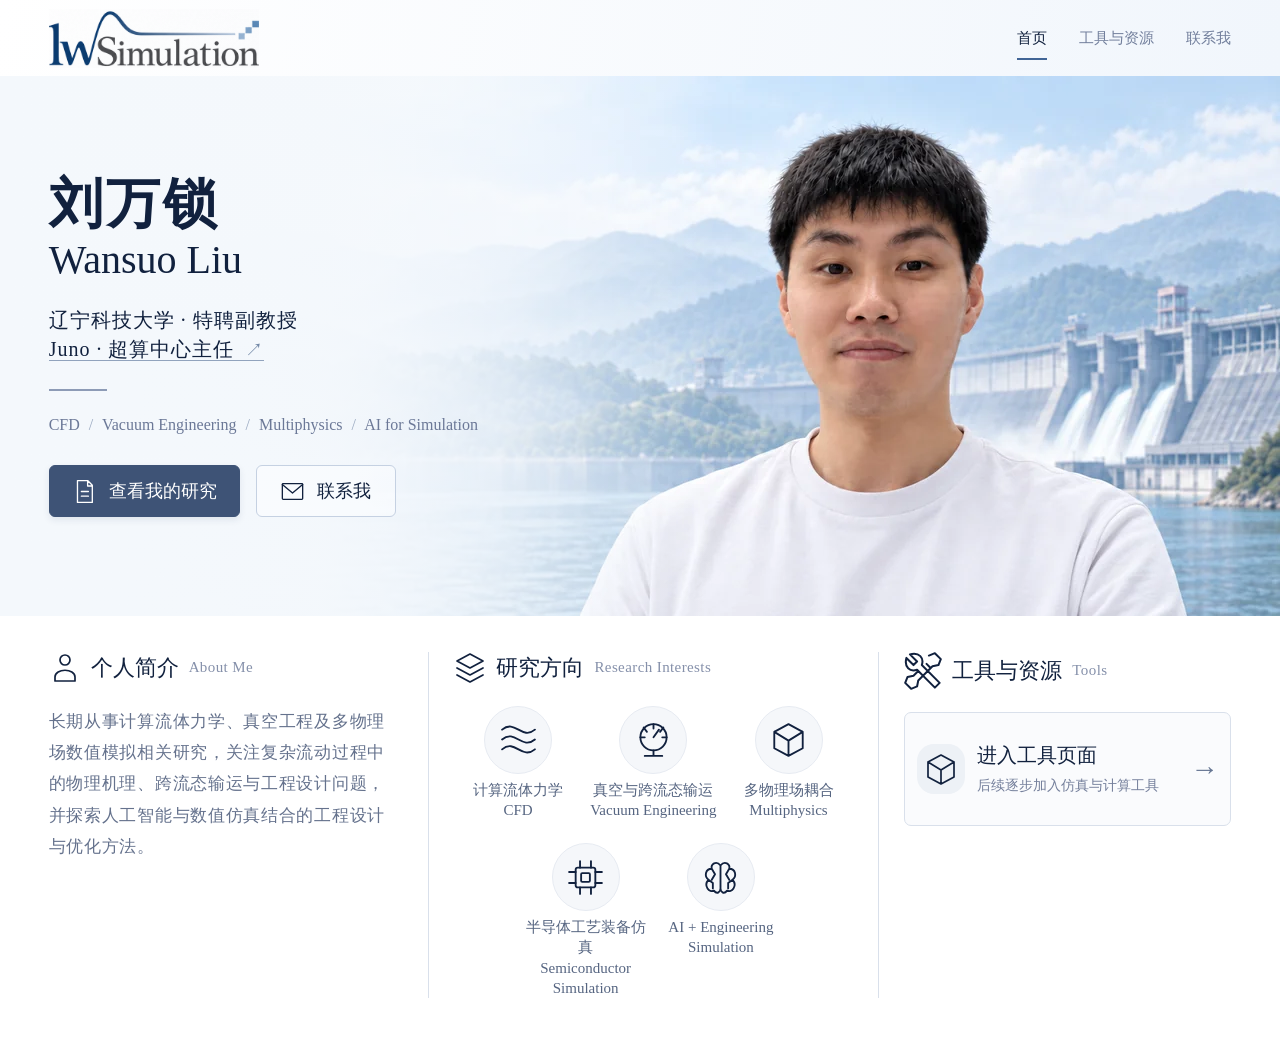
<file: index.html>
<!doctype html>
<html lang="zh-CN">
<head>
  <meta charset="utf-8"><meta name="viewport" content="width=device-width, initial-scale=1">
  <title>lwSimulation | 刘万锁 Wansuo Liu</title>
  <meta name="description" content="lwSimulation — 刘万锁个人主页。辽宁科技大学特聘副教授，Juno 超算中心主任。计算流体力学、真空工程、多物理场耦合及 AI 工程仿真。">
  <link rel="icon" href="assets/favicon.svg" type="image/svg+xml"><link rel="stylesheet" href="styles.css?v=20260924-2"><link rel="stylesheet" href="brand.css?v=20260924-1">
</head>
<body>
  <svg class="icon-defs" xmlns="http://www.w3.org/2000/svg" aria-hidden="true"><defs>
    <symbol id="person" viewBox="0 0 32 32"><circle cx="16" cy="8" r="5"/><path d="M6 29v-4c0-9 20-9 20 0v4z"/></symbol>
    <symbol id="layers" viewBox="0 0 32 32"><path d="m3 9 13-7 13 7-13 7zM3 16l13 7 13-7M3 23l13 7 13-7"/></symbol>
    <symbol id="cube" viewBox="0 0 32 32"><path d="m3 9 13-7 13 7v15l-13 7-13-7zM3 9l13 8 13-8M16 17v14"/></symbol>
    <symbol id="waves" viewBox="0 0 32 32"><path d="M1 7c12-10 18 10 30 0M1 16c12-10 18 10 30 0M1 25c12-10 18 10 30 0"/></symbol>
    <symbol id="gauge" viewBox="0 0 32 32"><circle cx="16" cy="14" r="12"/><path d="M16 2v4M4 14h4M24 14h4M7 5l3 4M25 5l-3 4M16 14l5-7M16 26v5M8 31h16"/></symbol>
    <symbol id="chip" viewBox="0 0 32 32"><rect x="7" y="7" width="18" height="18" rx="2"/><rect x="12" y="12" width="8" height="8" rx="1"/><path d="M11 1v6M21 1v6M11 25v6M21 25v6M1 11h6M1 21h6M25 11h6M25 21h6"/></symbol>
    <symbol id="brain" viewBox="0 0 32 32"><path d="M16 5c-4-5-9-1-8 3-6 0-7 7-3 10-5 6 1 12 5 10 3 4 6 1 6-2V5Zm0 0c4-5 9-1 8 3 6 0 7 7 3 10 5 6-1 12-5 10-3 4-6 1-6-2M8 8l3 5-3 5M5 18l4 3v5M24 8l-3 5 3 5M27 18l-4 3v5"/></symbol>
    <symbol id="tools" viewBox="0 0 32 32"><path d="m5 2 6 6-3 3-6-6c-2 8 3 12 9 10l15 15 4-4-15-15C17 5 13 0 5 2ZM21 3l5-2 5 5-2 5-5 1-12 12-1 5-5 2-5-5 2-5 5-1 4-4M19 10l3 3"/></symbol>
    <symbol id="mail" viewBox="0 0 32 32"><rect x="3" y="6" width="26" height="20" rx="1"/><path d="m3 7 13 11L29 7"/></symbol>
    <symbol id="document" viewBox="0 0 32 32"><path d="M7 2h13l6 6v22H7zM20 2v7h6M12 16h9M12 22h9"/></symbol>
  </defs></svg>
  <header class="site-header">
    <a class="brand" href="index.html" aria-label="lwSimulation 首页"><img class="brand-logo" src="assets/lwsimulation-logo.webp" width="1254" height="1254" alt="lwSimulation"></a>
    <nav aria-label="主导航"><a class="active" href="index.html" aria-current="page">首页</a><a href="tools.html">工具与资源</a><button type="button" data-contact>联系我</button></nav>
  </header>
  <main>
    <section class="hero" aria-labelledby="name">
      <div class="hero-visual">
      <img class="hero-art" src="assets/hero-1931.webp" srcset="assets/hero-800.webp 800w, assets/hero-1280.webp 1280w, assets/hero-1931.webp 1931w" sizes="(max-width: 600px) 155vw, (max-width: 1000px) 130vw, (max-width: 1600px) 100vw, 1600px" decoding="async" alt="刘万锁身着白色上衣，背景为浅蓝色水库、水坝与群山" fetchpriority="high" width="1931" height="814">
      </div>
      <div class="hero-copy">
        <h1 id="name">刘万锁<span lang="en">Wansuo Liu</span></h1>
        <p class="affiliation">辽宁科技大学 · 特聘副教授<br><a class="juno-entry" href="juno.html">Juno · 超算中心主任 <span aria-hidden="true">↗</span></a></p>
        <div class="rule"></div>
        <p class="specialties" lang="en">CFD <i>/</i> Vacuum Engineering <i>/</i> Multiphysics <i>/</i> AI for Simulation</p>
        <div class="actions"><a class="button primary" href="research.html"><svg><use href="#document"/></svg>查看我的研究</a><button class="button secondary" type="button" data-contact><svg><use href="#mail"/></svg>联系我</button></div>
      </div>
    </section>
    <div class="information">
      <section class="column about" id="about" aria-labelledby="about-title">
        <h2 id="about-title"><svg><use href="#person"/></svg>个人简介 <span lang="en">About Me</span></h2>
        <p>长期从事计算流体力学、真空工程及多物理场数值模拟相关研究，关注复杂流动过程中的物理机理、跨流态输运与工程设计问题，并探索人工智能与数值仿真结合的工程设计与优化方法。</p>
      </section>
      <section class="column research" id="research" aria-labelledby="research-title">
        <h2 id="research-title"><svg><use href="#layers"/></svg>研究方向 <span lang="en">Research Interests</span></h2>
        <ul class="research-grid">
          <li><div class="round-icon"><svg><use href="#waves"/></svg></div><span>计算流体力学</span><small lang="en">CFD</small></li>
          <li><div class="round-icon"><svg><use href="#gauge"/></svg></div><span>真空与跨流态输运</span><small lang="en">Vacuum Engineering</small></li>
          <li><div class="round-icon"><svg><use href="#cube"/></svg></div><span>多物理场耦合</span><small lang="en">Multiphysics</small></li>
          <li><div class="round-icon"><svg><use href="#chip"/></svg></div><span>半导体工艺装备仿真</span><small lang="en">Semiconductor<br>Simulation</small></li>
          <li><div class="round-icon"><svg><use href="#brain"/></svg></div><span lang="en">AI + Engineering<br>Simulation</span></li>
        </ul>
      </section>
      <section class="column resources" aria-labelledby="tools-title">
        <h2 id="tools-title"><svg><use href="#tools"/></svg>工具与资源 <span lang="en">Tools</span></h2>
        <a class="tool-entry" href="tools.html"><span class="tool-icon"><svg><use href="#cube"/></svg></span><span><strong>进入工具页面</strong><small>后续逐步加入仿真与计算工具</small></span><span class="arrow" aria-hidden="true">→</span></a>
      </section>
    </div>
  </main>
  <dialog id="contact-dialog" aria-labelledby="contact-title" aria-describedby="contact-note">
    <button class="dialog-close" aria-label="关闭" type="button">×</button>
    <span class="contact-label" lang="en">CONTACT</span>
    <h2 id="contact-title">联系我</h2>
    <p id="contact-note">欢迎通过邮箱与我联系。</p>
    <label class="email-label" for="contact-email">电子邮箱</label>
    <input id="contact-email" type="text" value="loerwalson@sina.com" readonly spellcheck="false" aria-label="电子邮箱地址">
    <div class="contact-actions"><button class="button primary" id="copy-email" type="button">复制邮箱地址</button><a class="email-link" href="mailto:loerwalson@sina.com">发送邮件 ↗</a></div>
    <p id="copy-status" role="status" aria-live="polite"></p>
  </dialog>
  <script src="script.js?v=20260924-2"></script>
</body></html>
</file>
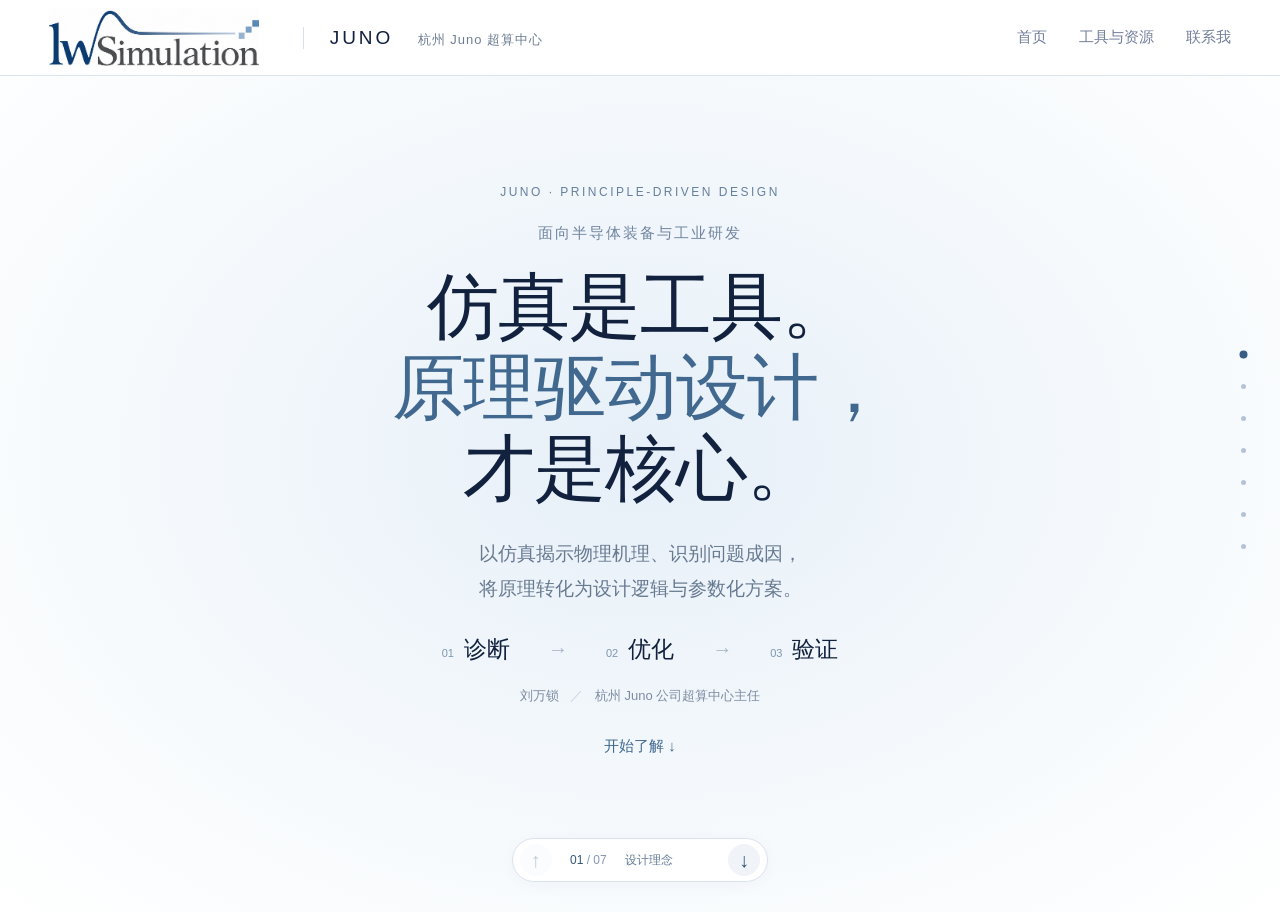
<file: juno.html>
<!doctype html>
<html lang="zh-CN">
<head>
  <meta charset="utf-8"><meta name="viewport" content="width=device-width, initial-scale=1">
  <title>Juno 超算中心 | lwSimulation</title>
  <meta name="description" content="杭州 Juno 超算中心：以仿真揭示物理机理，将原理转化为设计逻辑与参数化方案。多物理场分析、机理诊断与设计优化。">
  <link rel="icon" href="assets/favicon.svg"><link rel="stylesheet" href="styles.css?v=20260923-3"><link rel="stylesheet" href="brand.css?v=20260924-1"><link rel="stylesheet" href="juno.css?v=20260924-1">
</head>
<body class="juno-page">
  <a class="skip-link" href="#juno-story">跳到介绍内容</a>
  <header class="site-header">
    <a class="brand" href="index.html" aria-label="lwSimulation 首页"><img class="brand-logo" src="assets/lwsimulation-logo.png" width="1254" height="1254" alt="lwSimulation"></a>
    <div class="juno-header-title">JUNO <span>杭州 Juno 超算中心</span></div>
    <a class="back-home" href="index.html">返回主页 <span aria-hidden="true">↗</span></a>
  </header>
  <main id="juno-story" class="story" tabindex="0" aria-label="Juno 逐屏介绍，可滚动或使用下方按钮翻页">
    <section class="chapter introduction" id="overview" aria-labelledby="overview-title" data-title="设计理念">
      <div class="chapter-inner centered">
        <p class="eyebrow">JUNO · PRINCIPLE-DRIVEN DESIGN</p>
        <p class="intro-context">面向半导体装备与工业研发</p>
        <h1 id="overview-title">仿真是工具。<br><em>原理驱动设计，</em><br>才是核心。</h1>
        <p class="lead">以仿真揭示物理机理、识别问题成因，<br class="desktop-break">将原理转化为设计逻辑与参数化方案。</p>
        <div class="intro-process" aria-label="服务流程"><span><small>01</small>诊断</span><i>→</i><span><small>02</small>优化</span><i>→</i><span><small>03</small>验证</span></div>
        <p class="signature">刘万锁 <span>／</span> 杭州 Juno 公司超算中心主任</p>
        <a href="#principles" class="text-link" data-go="principles">开始了解 <span aria-hidden="true">↓</span></a>
      </div>
    </section>
    <section class="chapter" id="principles" aria-labelledby="principles-title" data-title="设计方法">
      <div class="chapter-inner two-column">
        <div class="chapter-copy"><p class="eyebrow">01 / 从现象到设计</p><h2 id="principles-title">看清问题根源。<br><em>形成解决方法。</em></h2><p class="lead">让仿真贯穿研发决策：<br>从为什么发生，到应该改哪里、怎样改。</p><p class="support">把复杂场图转化为工程师可以执行的判断，将关键参数、作用规律和适用范围沉淀下来，为后续产品与工况变化提供设计依据。</p></div>
        <div class="method-flow"><p class="flow-caption">机制 → 变量 → 方案 → 验证</p><ol><li><span>01</span><div><h3>解释问题成因</h3><p>辨识主导机制与场间反馈，找到真正值得干预的环节。</p></div></li><li><span>02</span><div><h3>给出设计逻辑</h3><p>明确改动方向与关键变量，把分析结论转化为参数化方案。</p></div></li><li><span>03</span><div><h3>沉淀可复用方法</h3><p>交付设计规律与验证依据，支撑后续调整和持续迭代。</p></div></li></ol></div>
      </div>
    </section>
    <section class="chapter blue-chapter" id="physics" aria-labelledby="physics-title" data-title="多场耦合">
      <div class="chapter-inner two-column">
        <div class="chapter-copy"><p class="eyebrow">02 / 技术基础</p><h2 id="physics-title">看清相互作用。<br><em>找准关键反馈。</em></h2><p class="lead">围绕问题引入必要的物理过程，<br>减少过度简化造成的分析偏差。</p><ul class="plain-list"><li>识别输运、反应与放电的相互影响</li><li>追踪温度和结构反馈，明确模型假设</li><li>结合基准对照、敏感性分析与试验验证</li></ul></div>
        <div class="physics-display"><p class="diagram-caption">多物理场耦合 · 关系示意</p>
          <svg class="coupling-map" viewBox="0 0 520 390" role="img" aria-labelledby="map-title"><title id="map-title">流动、温度、结构、化学反应和等离子体围绕工程问题形成反馈</title><g class="map-lines"><path d="M260 195 260 49M260 195 444 147M260 195 374 335M260 195 146 335M260 195 76 147"/><path d="M260 49 444 147 374 335 146 335 76 147Z"/></g><circle class="map-core" cx="260" cy="195" r="65"/><text class="core-text" x="260" y="191">工程问题</text><text class="core-small" x="260" y="215">必要耦合 · 交叉验证</text><g class="map-node" data-field-node="flow"><circle cx="260" cy="49" r="38"/><text x="260" y="55">流动</text></g><g class="map-node" data-field-node="heat"><circle cx="444" cy="147" r="38"/><text x="444" y="153">温度</text></g><g class="map-node" data-field-node="structure"><circle cx="374" cy="335" r="38"/><text x="374" y="341">结构</text></g><g class="map-node" data-field-node="reaction"><circle cx="146" cy="335" r="42"/><text x="146" y="341">化学反应</text></g><g class="map-node" data-field-node="plasma"><circle cx="76" cy="147" r="42"/><text x="76" y="153">等离子体</text></g></svg>
          <div class="field-controls" aria-label="查看物理场说明"><button type="button" data-field="flow" aria-pressed="true">流动</button><button type="button" data-field="heat" aria-pressed="false">温度</button><button type="button" data-field="structure" aria-pressed="false">结构</button><button type="button" data-field="reaction" aria-pressed="false">反应</button><button type="button" data-field="plasma" aria-pressed="false">等离子体</button></div>
          <p id="field-description" class="interaction-note" aria-live="polite">从输运过程出发，识别流动与温度、反应之间的相互影响。</p>
        </div>
      </div>
    </section>
    <section class="chapter" id="optimization" aria-labelledby="optimization-title" data-title="AI 辅助优化">
      <div class="chapter-inner centered optimization-inner"><p class="eyebrow">03 / 优化方法 <span class="status-tag">拟建服务</span></p><h2 id="optimization-title">机理确定方向。<br><em>AI 拓展构型可能。</em></h2><p class="lead">从问题成因中提取目标、变量与约束，<br>以多物理场复核支撑方案取舍。</p>
        <div class="optimization-journey"><div><span class="large-step">01</span><h3>定义问题</h3><p>性能目标<br>关键变量 · 制造约束</p></div><span class="journey-arrow">→</span><div><span class="large-step">02</span><h3>探索构型</h3><p>结构拓扑 · 流道拓扑<br>初始构型 → 候选构型</p></div><span class="journey-arrow">→</span><div><span class="large-step">03</span><h3>复核与取舍</h3><p>物理一致性<br>性能比较 · 验证依据</p></div></div>
        <p class="fine-print">AI 辅助优化为拟建服务；以上为方法流程，不代表已完成的性能结果。</p>
      </div>
    </section>
    <section class="chapter blue-chapter case-chapter" id="pvd" aria-labelledby="pvd-title" data-title="管路 PVD 案例">
      <div class="chapter-inner"><p class="eyebrow">04 / 工程案例 · 管路沉积</p><h2 id="pvd-title">从压力诊断，<br><em>到切向进气设计。</em></h2><div class="case-layout"><div class="case-visual"><p class="diagram-caption">高长径比管路 PVD（物理气相沉积）</p><div class="segmented" aria-label="比较进气方案"><button type="button" data-pvd="radial" aria-pressed="true">径向进气</button><button type="button" data-pvd="tangent" aria-pressed="false">切向进气</button></div>
          <svg class="pipe-diagram" viewBox="0 0 620 280" role="img" aria-labelledby="pipe-title"><title id="pipe-title">管路中部进气、两端排气的概念示意</title><defs><marker id="arrowhead" viewBox="0 0 10 10" refX="8" refY="5" markerWidth="6" markerHeight="6" orient="auto-start-reverse"><path d="M0 0 10 5 0 10Z"/></marker></defs><rect class="pipe-wall" x="55" y="84" width="510" height="76" rx="35"/><path class="inlet" d="M310 25V106" marker-end="url(#arrowhead)"/><g id="radial-flow"><path class="flow-arrow" d="M288 122H25" marker-end="url(#arrowhead)"/><path class="flow-arrow" d="M332 122H595" marker-end="url(#arrowhead)"/><circle class="pressure-ring" cx="310" cy="122" r="26"/><circle class="pressure-ring" cx="310" cy="122" r="16"/></g><g id="tangent-flow" hidden><path class="flow-arrow" d="M310 122C290 78 270 78 245 122S200 166 175 122 130 78 105 122 65 150 25 122" marker-end="url(#arrowhead)"/><path class="flow-arrow" d="M310 122C330 166 350 166 375 122S420 78 445 122 490 166 515 122 555 94 595 122" marker-end="url(#arrowhead)"/></g><text x="310" y="207" id="pipe-caption">中部压力积聚</text><text x="45" y="244">排气</text><text x="310" y="244">中部入口</text><text x="575" y="244">排气</text></svg>
          <p class="fine-print">结构与流动为概念示意，无定量刻度。改善幅度及适用工况以项目数据为准。</p>
        </div><div class="case-copy"><span class="case-label">问题 → 机理 → 设计</span><h3 id="pvd-detail-title">中部与两端压力不一致</h3><p id="pvd-detail" aria-live="polite">中部供气、两端排气的布局下，需要控制管内压力差对沉积环境的影响。</p><div class="design-variables"><span>设计变量</span><p>入口偏置量 · 进气角度 · 入口尺寸</p></div><p class="support">对照评价轴向压力均匀性，把改善方向落实为可调整的设计参数。</p></div></div></div>
    </section>
    <section class="chapter case-chapter" id="microchannel" aria-labelledby="micro-title" data-title="微通道案例">
      <div class="chapter-inner"><p class="eyebrow">05 / 工程案例 · 跨流态输运</p><h2 id="micro-title">结构的优势，<br><em>随流态而变。</em></h2><div class="case-layout"><div class="case-visual"><p class="diagram-caption">跨流态微通道出口设计</p><div class="segmented" aria-label="查看出口设计"><button type="button" data-outlet="uniform" aria-pressed="true">等径出口</button><button type="button" data-outlet="expanded" aria-pressed="false">扩张出口</button><button type="button" data-outlet="combined" aria-pressed="false">组合出口</button></div>
          <svg class="outlet-diagram" viewBox="0 0 620 280" role="img" aria-labelledby="outlet-title"><title id="outlet-title">三种微通道出口几何结构的概念示意，可用上方按钮切换</title><path class="channel-wall" id="outlet-top" d="M70 90H550"/><path class="channel-wall" id="outlet-bottom" d="M70 190H550"/><path class="flow-arrow" d="M110 140H510" marker-end="url(#arrowhead)"/><text x="310" y="245" id="outlet-caption">作为对照基准</text></svg>
          <p class="fine-print">出口构型为概念示意；不同工况下的结论需结合模型适用范围验证。</p>
        </div><div class="case-copy"><span class="case-label">从流态规律到组合口型</span><h3 id="outlet-detail-title">从对照基准出发</h3><p id="outlet-detail" aria-live="polite">对比不同口型在跨流态条件下的出口速度、射流形态与工况敏感性。</p><dl class="regime-findings"><div><dt>滑移流态</dt><dd>等径型射流更强</dd></div><div><dt>过渡流态</dt><dd>相对强弱关系反转</dd></div></dl><p class="support">将出口几何与输运特征关联，通过扩张角度与长度等参数调节出口响应。</p></div></div>
      <p class="paper-note">研究依据：Liu et al., <cite>Microfluidics and Nanofluidics</cite>, 2024, 28:12. <a href="https://doi.org/10.1007/s10404-023-02705-9" target="_blank" rel="noopener noreferrer">DOI: 10.1007/s10404-023-02705-9 ↗</a></p></div>
    </section>
    <section class="chapter closing" id="delivery" aria-labelledby="delivery-title" data-title="成果与合作">
      <div class="chapter-inner centered"><p class="eyebrow">06 / 成果交付 · 持续研发</p><h2 id="delivery-title">留下解决方案。<br><em>也留下持续改进的能力。</em></h2><p class="lead">从问题诊断、专项优化，到长期研发协同，<br>按项目目标组织技术与交付。</p><div class="deliverables"><article><span>01</span><h3>问题与机理</h3><p>问题成因与证据<br>关键场间作用<br>模型假设与适用范围</p></article><article><span>02</span><h3>设计与参数</h3><p>改动逻辑与候选方案<br>参数化模型与关键变量<br>性能比较与制造约束</p></article><article><span>03</span><h3>验证与复用</h3><p>验证方案与评价指标<br>设计规律与使用说明<br>后续迭代与更新建议</p></article></div><div class="closing-actions"><button class="button primary" type="button" data-contact>联系我，讨论研发需求</button><a class="text-link" href="index.html">返回个人主页 ↗</a></div></div>
    </section>
  </main>
  <nav class="chapter-nav" aria-label="章节导航"><a href="#overview" data-go="overview" aria-label="设计理念" aria-current="step"><span>设计理念</span></a><a href="#principles" data-go="principles" aria-label="设计方法"><span>设计方法</span></a><a href="#physics" data-go="physics" aria-label="多场耦合"><span>多场耦合</span></a><a href="#optimization" data-go="optimization" aria-label="AI 辅助优化"><span>AI 辅助优化</span></a><a href="#pvd" data-go="pvd" aria-label="管路 PVD 案例"><span>管路 PVD</span></a><a href="#microchannel" data-go="microchannel" aria-label="微通道案例"><span>微通道案例</span></a><a href="#delivery" data-go="delivery" aria-label="成果与合作"><span>成果与合作</span></a></nav>
  <div class="page-controls" aria-label="翻页控制"><button type="button" id="previous-chapter" aria-label="上一屏" disabled>↑</button><span><b id="chapter-count">01</b> / 07 <span id="chapter-name">设计理念</span></span><button type="button" id="next-chapter" aria-label="下一屏">↓</button></div>
  <dialog id="contact-dialog" aria-labelledby="contact-title" aria-describedby="contact-note"><button class="dialog-close" aria-label="关闭" type="button">×</button><span class="contact-label" lang="en">CONTACT</span><h2 id="contact-title">联系我</h2><p id="contact-note">欢迎通过邮箱与我联系。</p><label class="email-label" for="contact-email">电子邮箱</label><input id="contact-email" type="text" value="loerwalson@sina.com" readonly spellcheck="false" aria-label="电子邮箱地址"><div class="contact-actions"><button class="button primary" id="copy-email" type="button">复制邮箱地址</button><a class="email-link" href="mailto:loerwalson@sina.com">发送邮件 ↗</a></div><p id="copy-status" role="status" aria-live="polite"></p></dialog>
  <script src="script.js?v=20260923-3"></script><script src="juno.js?v=20260925-2"></script>
</body></html>
</file>
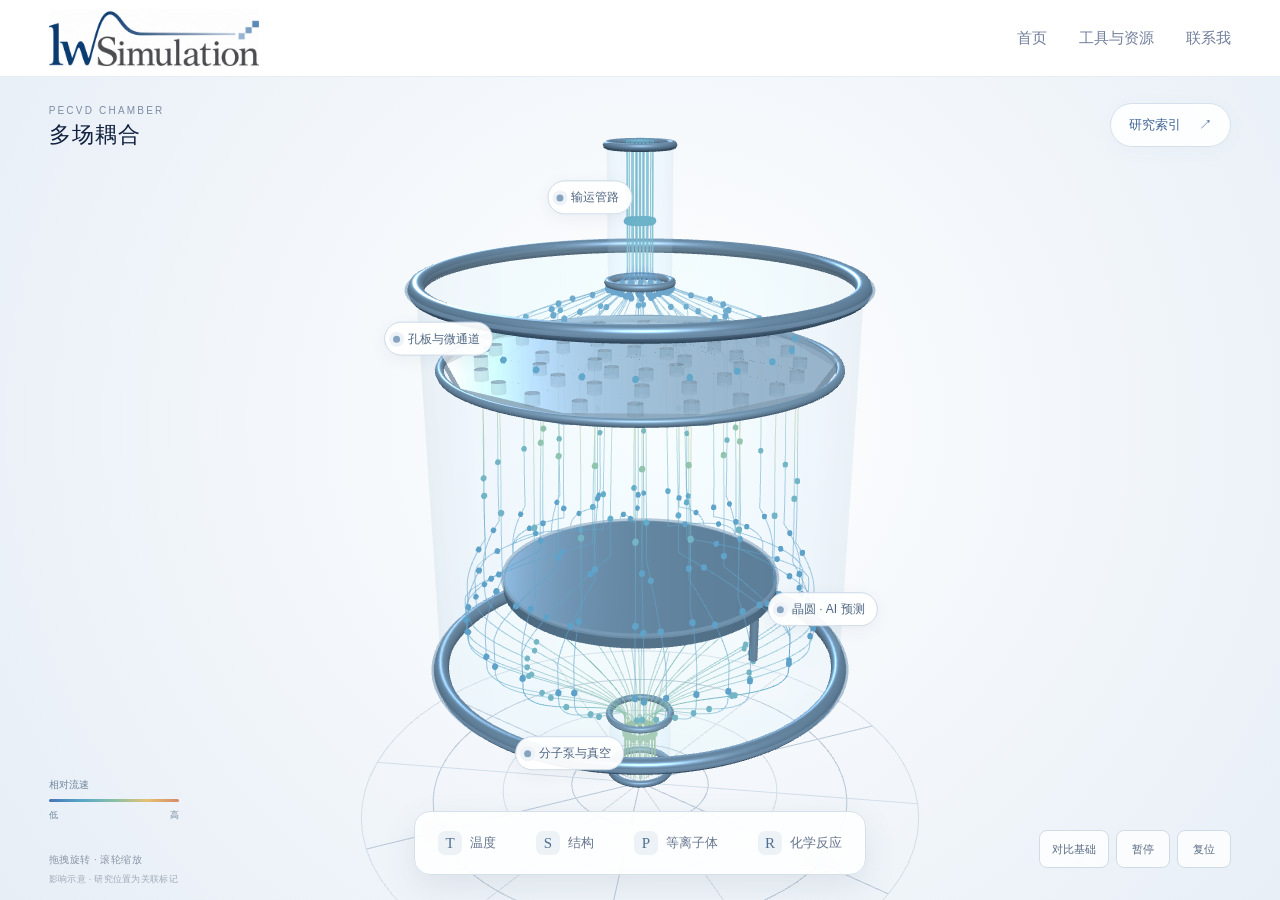
<file: research.html>
<!doctype html>
<html lang="zh-CN">
<head>
  <meta charset="utf-8">
  <meta name="viewport" content="width=device-width, initial-scale=1">
  <title>我的研究 | lwSimulation</title>
  <meta name="description" content="PECVD 腔室中的流动、温度、结构、等离子体与化学反应多场耦合交互示意。">
  <link rel="icon" href="assets/favicon.svg" type="image/svg+xml">
  <link rel="stylesheet" href="styles.css?v=20260924-2">
  <link rel="stylesheet" href="brand.css?v=20260924-1">
  <link rel="stylesheet" href="research.css?v=20260925-2">
  <link rel="modulepreload" href="assets/vendor/three.module.min.js">
</head>
<body class="research-page">
  <header class="site-header research-header">
    <a class="brand" href="index.html" aria-label="lwSimulation 首页"><img class="brand-logo" src="assets/lwsimulation-logo.webp" width="1254" height="1254" alt="lwSimulation"></a>
    <nav aria-label="主导航"><a href="index.html">首页</a><a href="tools.html">工具与资源</a><button type="button" data-contact>联系我</button></nav>
  </header>

  <main class="research-main">
    <section class="research-stage" aria-label="PECVD 多物理场交互腔室">
      <div class="research-title"><span>PECVD CHAMBER</span><strong>多场耦合</strong></div>
      <button type="button" id="research-index-trigger">研究索引 <span>↗</span></button>

      <div id="viewport" tabindex="0" role="group" aria-label="三维 PECVD 沉积腔室。拖拽旋转视角，滚轮缩放。" aria-describedby="interaction-hint">
        <div id="loading" role="status">正在构建腔室…</div>
        <div id="render-error" hidden><strong>三维视图暂时无法显示</strong><p>请检查网络与浏览器图形加速后重试。研究索引仍可浏览。</p><button type="button" id="reload">重新加载</button></div>
      </div>

      <div id="research-hotspots" aria-label="模型关联研究"></div>
      <aside id="research-card" aria-labelledby="research-card-title" hidden></aside>
      <div class="flow-legend"><span>相对流速</span><i></i><small>低<span>高</span></small></div>
      <div id="field-key" aria-live="polite"></div>
      <div class="field-dock" role="group" aria-label="多物理场叠加">
        <button type="button" data-field="thermal" aria-pressed="false" title="温度场：近壁热边界改变局部流动"><span class="field-symbol">T</span><span>温度</span></button>
        <button type="button" data-field="structure" aria-pressed="false" title="结构场：喷淋板孔隙形成离散射流并改变局部分布"><span class="field-symbol">S</span><span>结构</span></button>
        <button type="button" data-field="plasma" aria-pressed="false" title="等离子体场：显示带电粒子与鞘层作用区域"><span class="field-symbol">P</span><span>等离子体</span></button>
        <button type="button" data-field="chemistry" aria-pressed="false" title="化学反应场：显示基片上方反应活跃区与物种变化"><span class="field-symbol">R</span><span>化学反应</span></button>
      </div>

      <div class="view-actions">
        <button type="button" id="compare" aria-pressed="false" title="按住对比基础状态">对比基础</button>
        <button type="button" id="pause" aria-pressed="false" title="暂停或继续粒子运动">暂停</button>
        <button type="button" id="reset" title="恢复默认视角">复位</button>
      </div>
      <p class="interaction-hint" id="interaction-hint">拖拽旋转 · 滚轮缩放</p>
      <p class="concept-note">影响示意 · 研究位置为关联标记</p>
    </section>
  </main>

  <dialog id="research-index" aria-labelledby="research-index-title"><button type="button" class="dialog-dismiss" aria-label="关闭研究索引">×</button><span class="index-eyebrow">RESEARCH AT A GLANCE</span><h2 id="research-index-title">研究索引</h2><div class="research-index-list"></div></dialog>
  <dialog id="research-zoom" aria-label="研究原图"><button type="button" class="dialog-dismiss" aria-label="关闭大图">×</button><img alt=""><p></p></dialog>
  <noscript><p class="noscript">请启用 JavaScript 以查看三维交互演示。</p></noscript>
  <script src="contact.js?v=20260924-1"></script>
  <script src="research-boot.js?v=20260925-2"></script>
  <script type="module" src="research.js?v=20260925-3"></script>
</body>
</html>
</file>
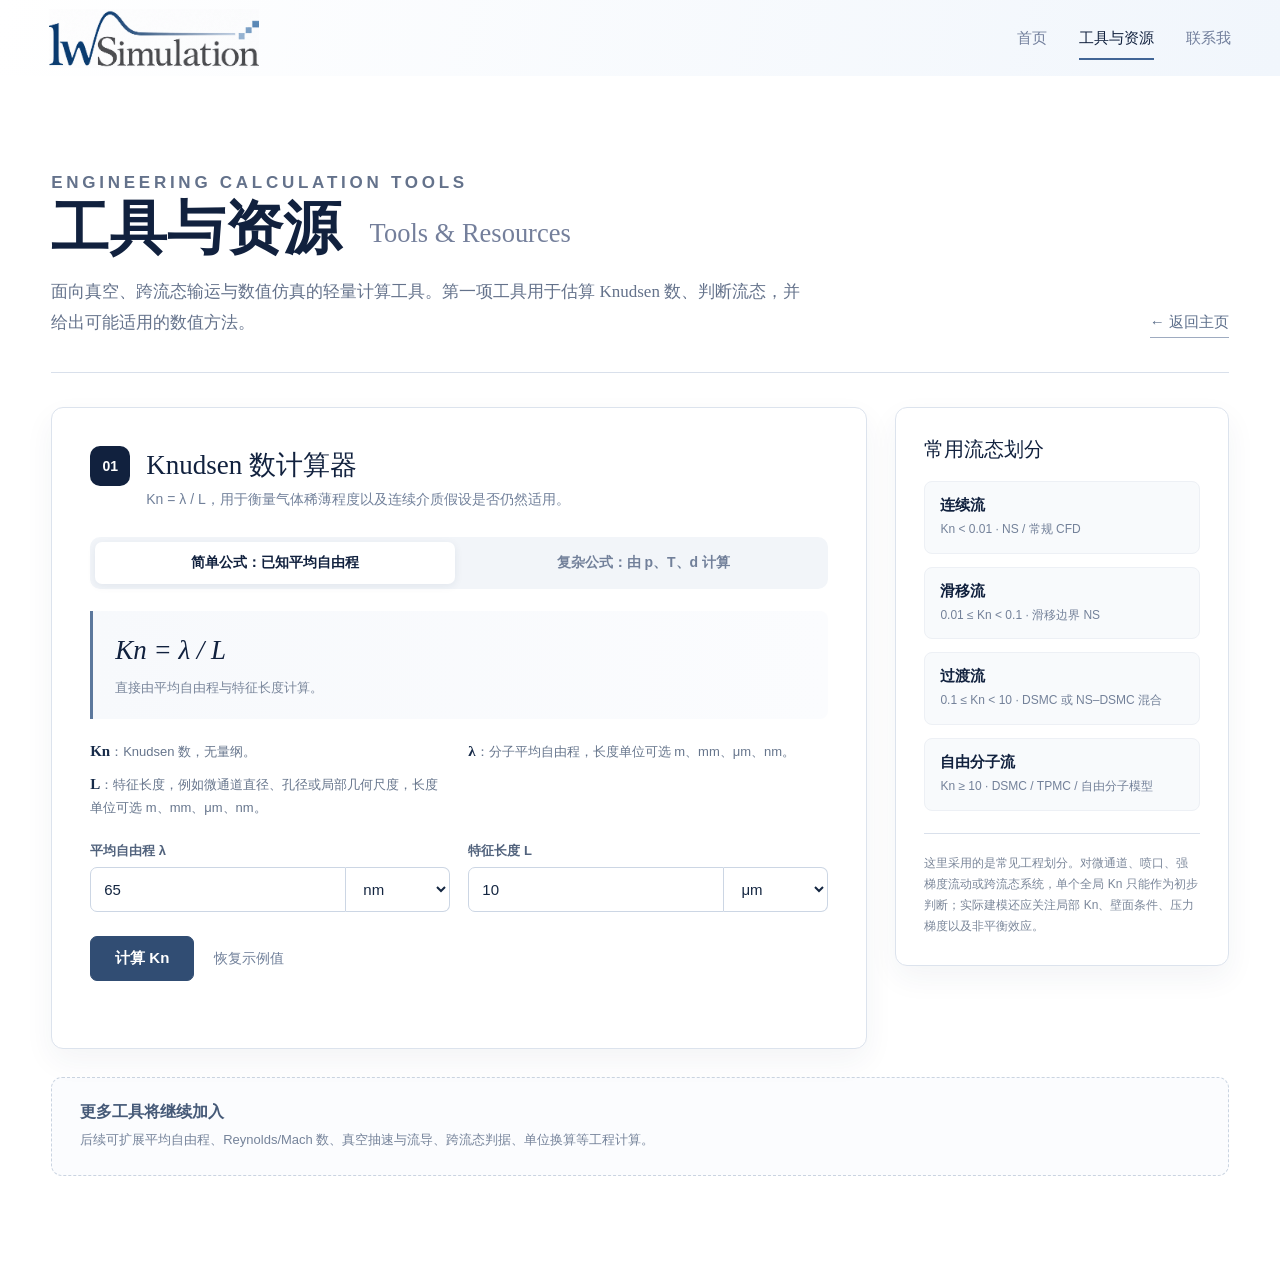
<file: tools.html>
<!doctype html>
<html lang="zh-CN">
<head>
  <meta charset="utf-8">
  <meta name="viewport" content="width=device-width, initial-scale=1">
  <title>工具与资源 | lwSimulation</title>
  <meta name="description" content="lwSimulation 工具与资源：Knudsen 数计算、流态判断与数值方法建议。">
  <link rel="icon" href="assets/favicon.svg" type="image/svg+xml">
  <link rel="stylesheet" href="styles.css?v=20260924-2">
  <link rel="stylesheet" href="brand.css?v=20260924-1">
  <link rel="stylesheet" href="tools.css?v=20260924-2">
</head>
<body>
  <header class="site-header">
    <a class="brand" href="index.html" aria-label="lwSimulation 首页">
      <img class="brand-logo" src="assets/lwsimulation-logo.png" width="1254" height="1254" alt="lwSimulation">
    </a>
    <nav aria-label="主导航">
      <a href="index.html">首页</a>
      <a class="active" aria-current="page" href="tools.html">工具与资源</a>
      <button type="button" data-contact>联系我</button>
    </nav>
  </header>

  <main class="tools-shell">
    <section class="tools-hero">
      <div class="tools-hero-copy">
        <p class="tools-kicker">ENGINEERING CALCULATION TOOLS</p>
        <h1>工具与资源 <span lang="en">Tools & Resources</span></h1>
        <p>面向真空、跨流态输运与数值仿真的轻量计算工具。第一项工具用于估算 Knudsen 数、判断流态，并给出可能适用的数值方法。</p>
      </div>
      <a class="tools-home-link" href="index.html">← 返回主页</a>
    </section>

    <div class="tools-grid">
      <section class="tool-panel" aria-labelledby="kn-title">
        <div class="tool-heading">
          <span class="tool-number">01</span>
          <div>
            <h2 id="kn-title">Knudsen 数计算器</h2>
            <p>Kn = λ / L，用于衡量气体稀薄程度以及连续介质假设是否仍然适用。</p>
          </div>
        </div>

        <div class="mode-tabs" role="tablist" aria-label="计算方式">
          <button class="mode-tab active" type="button" data-mode="simple">简单公式：已知平均自由程</button>
          <button class="mode-tab" type="button" data-mode="advanced">复杂公式：由 p、T、d 计算</button>
        </div>

        <div class="calc-mode active" id="mode-simple">
          <div class="formula-card">
            <div class="formula">Kn = λ / L</div>
            <div class="formula-caption">直接由平均自由程与特征长度计算。</div>
          </div>
          <div class="param-notes">
            <div class="param-note"><b>Kn</b>：Knudsen 数，无量纲。</div>
            <div class="param-note"><b>λ</b>：分子平均自由程，长度单位可选 m、mm、μm、nm。</div>
            <div class="param-note"><b>L</b>：特征长度，例如微通道直径、孔径或局部几何尺度，长度单位可选 m、mm、μm、nm。</div>
          </div>

          <div class="input-grid">
            <div class="input-group">
              <label for="simple-lambda">平均自由程 λ</label>
              <div class="input-row">
                <input id="simple-lambda" type="number" min="0" step="any" value="65" inputmode="decimal">
                <select id="simple-lambda-unit" aria-label="平均自由程单位">
                  <option value="m">m</option><option value="mm">mm</option><option value="um">μm</option><option value="nm" selected>nm</option>
                </select>
              </div>
            </div>
            <div class="input-group">
              <label for="simple-length">特征长度 L</label>
              <div class="input-row">
                <input id="simple-length" type="number" min="0" step="any" value="10" inputmode="decimal">
                <select id="simple-length-unit" aria-label="特征长度单位">
                  <option value="m">m</option><option value="mm">mm</option><option value="um" selected>μm</option><option value="nm">nm</option>
                </select>
              </div>
            </div>
          </div>
        </div>

        <div class="calc-mode" id="mode-advanced">
          <div class="formula-card">
            <div class="formula">λ = k<sub>B</sub>T / (√2 π d<sup>2</sup> p), &nbsp; Kn = λ / L</div>
            <div class="formula-caption">基于理想气体硬球模型先估算平均自由程，再计算 Kn。</div>
          </div>
          <div class="param-notes">
            <div class="param-note"><b>k<sub>B</sub></b>：Boltzmann 常数，1.380649 × 10<sup>−23</sup> J/K。</div>
            <div class="param-note"><b>T</b>：气体绝对温度，单位 K。</div>
            <div class="param-note"><b>p</b>：气体绝对压力，可输入 Pa、kPa、mbar 或 Torr。</div>
            <div class="param-note"><b>d</b>：分子有效碰撞直径，可输入 nm 或 Å；它是模型参数，不同资料可能略有差异。</div>
            <div class="param-note"><b>λ</b>：计算得到的分子平均自由程，单位 m。</div>
            <div class="param-note"><b>L</b>：特征长度，例如通道高度、孔径或局部尺度，单位可选 m、mm、μm、nm。</div>
          </div>

          <div class="input-grid">
            <div class="input-group full">
              <label for="gas-preset">常用气体预设</label>
              <select id="gas-preset">
                <option value="air">Air / 空气（d ≈ 0.365 nm）</option>
                <option value="N2" selected>N₂ / 氮气（d ≈ 0.364 nm）</option>
                <option value="Ar">Ar / 氩气（d ≈ 0.340 nm）</option>
                <option value="He">He / 氦气（d ≈ 0.260 nm）</option>
                <option value="H2">H₂ / 氢气（d ≈ 0.289 nm）</option>
                <option value="custom">自定义</option>
              </select>
              <p class="preset-help">预设值仅用于快速估算；严谨计算应采用与你所用碰撞模型一致的有效分子直径。</p>
            </div>

            <div class="input-group">
              <label for="pressure">绝对压力 p</label>
              <div class="input-row">
                <input id="pressure" type="number" min="0" step="any" value="100" inputmode="decimal">
                <select id="pressure-unit" aria-label="压力单位">
                  <option value="Pa" selected>Pa</option><option value="kPa">kPa</option><option value="mbar">mbar</option><option value="Torr">Torr</option>
                </select>
              </div>
            </div>

            <div class="input-group">
              <label for="temperature">绝对温度 T</label>
              <div class="input-row single"><input id="temperature" type="number" min="0" step="any" value="300" inputmode="decimal" aria-describedby="temperature-unit"></div>
              <p class="preset-help" id="temperature-unit">单位：K</p>
            </div>

            <div class="input-group">
              <label for="molecular-diameter">分子有效直径 d</label>
              <div class="input-row">
                <input id="molecular-diameter" type="number" min="0" step="any" value="0.364" inputmode="decimal">
                <select id="diameter-unit" aria-label="分子直径单位"><option value="nm" selected>nm</option><option value="A">Å</option></select>
              </div>
            </div>

            <div class="input-group">
              <label for="advanced-length">特征长度 L</label>
              <div class="input-row">
                <input id="advanced-length" type="number" min="0" step="any" value="100" inputmode="decimal">
                <select id="advanced-length-unit" aria-label="特征长度单位">
                  <option value="m">m</option><option value="mm">mm</option><option value="um" selected>μm</option><option value="nm">nm</option>
                </select>
              </div>
            </div>
          </div>
        </div>

        <div class="calc-actions">
          <button class="calc-button" id="calculate-kn" type="button">计算 Kn</button>
          <button class="reset-button" id="reset-kn" type="button">恢复示例值</button>
        </div>
        <p class="error-text" id="calc-error" role="alert"></p>

        <section class="result-card" id="kn-result" aria-live="polite">
          <div class="result-top">
            <div class="result-metric">
              <span class="result-label">Knudsen 数 Kn</span>
              <div class="result-value" id="result-kn">—</div>
            </div>
            <div class="result-metric">
              <span class="result-label">平均自由程 λ</span>
              <div class="result-value" id="result-lambda">—</div>
            </div>
          </div>
          <div class="regime-box">
            <div class="regime-title">
              <span class="regime-name" id="result-regime">—</span>
              <span class="regime-range" id="result-range">—</span>
            </div>
            <p class="regime-desc" id="result-desc"></p>
            <div class="method-box">
              <strong>可能适用的计算方法</strong>
              <p id="result-method"></p>
            </div>
            <div class="transition-contact" id="transition-contact">
              <div>
                <strong>涉及过渡流或跨流态问题？</strong>
                <p>若系统内局部 Kn 跨越连续、滑移与过渡区域，可进一步讨论 NS–DSMC 耦合、区域划分及边界处理。</p>
              </div>
              <a href="mailto:loerwalson@sina.com?subject=%E8%B7%A8%E6%B5%81%E6%80%81%E4%BB%BF%E7%9C%9F%E7%A0%94%E5%8F%91%E9%9C%80%E6%B1%82%E5%92%A8%E8%AF%A2">联系我，讨论研发需求</a>
            </div>
            <div class="result-warning" id="result-warning"></div>
          </div>
        </section>
      </section>

      <aside class="guide-panel" aria-label="流态判断参考">
        <h3>常用流态划分</h3>
        <div class="regime-scale">
          <div class="scale-item"><b>连续流</b><span>Kn &lt; 0.01 · NS / 常规 CFD</span></div>
          <div class="scale-item"><b>滑移流</b><span>0.01 ≤ Kn &lt; 0.1 · 滑移边界 NS</span></div>
          <div class="scale-item"><b>过渡流</b><span>0.1 ≤ Kn &lt; 10 · DSMC 或 NS–DSMC 混合</span></div>
          <div class="scale-item"><b>自由分子流</b><span>Kn ≥ 10 · DSMC / TPMC / 自由分子模型</span></div>
        </div>
        <p class="guide-note">这里采用的是常见工程划分。对微通道、喷口、强梯度流动或跨流态系统，单个全局 Kn 只能作为初步判断；实际建模还应关注局部 Kn、壁面条件、压力梯度以及非平衡效应。</p>
      </aside>
    </div>

    <section class="next-tools">
      <strong>更多工具将继续加入</strong>
      <span>后续可扩展平均自由程、Reynolds/Mach 数、真空抽速与流导、跨流态判据、单位换算等工程计算。</span>
    </section>
  </main>

  <script src="tools.js?v=20260924-2" defer></script>
  <script src="contact.js?v=20260924-1" defer></script>
</body>
</html>
</file>
<file: styles.css>
:root{--ink:#11213e;--muted:#747f9b;--line:#d9e0eb;--serif:"Times New Roman","Noto Serif CJK SC","Songti SC",SimSun,serif;--sans:Arial,"Microsoft YaHei",sans-serif}*{box-sizing:border-box}html{scroll-behavior:smooth}body{margin:0;background:#fff;color:var(--ink);font-family:var(--serif);-webkit-font-smoothing:antialiased}a{color:inherit;text-decoration:none}button{font:inherit;color:inherit;cursor:pointer}button,a{-webkit-tap-highlight-color:transparent}a:focus-visible,button:focus-visible{outline:3px solid #527cab;outline-offset:5px}svg{width:32px;height:32px;fill:none;stroke:currentColor;stroke-width:1.7;stroke-linecap:round;stroke-linejoin:round;flex-shrink:0}.icon-defs{position:absolute;width:0;height:0;overflow:hidden}.site-header{height:64px;padding:0 3.8%;display:flex;align-items:center;justify-content:space-between;background:linear-gradient(100deg,#fff,#f1f6fc);gap:40px}.brand{display:flex;align-items:center;gap:15px;white-space:nowrap}.brand strong{font-size:28px}.brand span{font-size:21px;color:var(--muted)}nav{display:flex;align-items:center;justify-content:space-between;gap:clamp(24px,4vw,64px);height:100%;font-family:var(--sans);font-size:15px}nav a,nav button{position:relative;display:flex;align-items:center;height:100%;border:0;background:none;padding:0;color:#727f9c}nav a:hover,nav button:hover{color:var(--ink)}nav .active{color:var(--ink)}nav .active:after{content:"";position:absolute;bottom:9px;height:2px;background:#416596;left:0;right:0}.hero{position:relative;height:610px;overflow:hidden;background:#eff5fa}.hero-art{width:100%;height:100%;display:block;object-fit:cover;object-position:center}.hero-copy{position:absolute;top:142px;left:3.8%;width:44%;z-index:1}h1{margin:0;font-size:68px;line-height:1.12;font-weight:700;letter-spacing:3px}h1 span{display:block;font-size:50px;font-weight:400;letter-spacing:0;margin-top:3px}.affiliation{font-size:25px;line-height:1.45;letter-spacing:1px;margin:29px 0 0}.rule{height:1.5px;width:58px;background:#8d9bb6;margin:25px 0 21px}.specialties{font-size:19px;line-height:1.6;color:#6b7897;margin:0;white-space:nowrap}.specialties i{font-style:normal;color:#9cabc2;margin:0 8px}.actions{display:flex;gap:26px;margin-top:32px}.button{display:inline-flex;align-items:center;justify-content:center;gap:20px;min-height:59px;border:1px solid #c5d1e2;border-radius:6px;padding:12px 30px;font-size:20px;white-space:nowrap;transition:background .15s}.button svg{width:25px;height:25px}.primary{color:#fff;background:#3e5376;border-color:#3e5376;box-shadow:0 3px 7px #20395e18}.primary:hover{background:#2c4163}.secondary{background:#ffffff65;min-width:192px}.secondary:hover{background:#fff}.information{display:grid;grid-template-columns:32% 37% 31%;padding:36px 2.4% 48px 3.8%;min-height:412px}.column{min-width:0;padding:0 34px 0 0}.column+.column{border-left:1px solid var(--line);padding:0 28px 0 39px}h2{display:flex;align-items:center;gap:19px;font-weight:400;font-size:23px;margin:0 0 28px;white-space:nowrap}h2>span{font-size:16px;color:#8590aa;letter-spacing:.4px;margin-left:-5px}h2 svg{width:32px;height:32px}.about p{font-size:17px;color:#65728d;line-height:1.65;letter-spacing:.7px;margin:0}.research h2{margin-bottom:18px}.research-grid{display:grid;grid-template-columns:repeat(6,1fr);gap:23px 8px;list-style:none;margin:0;padding:0;text-align:center}.research-grid li{grid-column:span 2;color:#566581;font-size:15px;line-height:1.35}.research-grid li:nth-child(4){grid-column:2 /span 2}.research-grid li:nth-child(5){grid-column:4 /span 2}.round-icon{width:68px;height:68px;border:1px solid #e7ebf2;border-radius:50%;background:#f5f7fa;display:grid;place-items:center;margin:0 auto 6px;color:var(--ink)}.round-icon svg{width:35px;height:35px}.research-grid small{display:block;font-size:15px}.column.resources{padding-right:0;padding-left:45px}.tool-entry{display:flex;gap:18px;align-items:center;min-height:114px;border:1px solid var(--line);background:#fafbfd;border-radius:7px;padding:18px 16px}.tool-entry:hover{background:#f0f4f9;border-color:#a2b3ca}.tool-icon{background:#edf1f6;border-radius:17px;display:grid;place-items:center;width:59px;height:61px;flex-shrink:0}.tool-entry strong{font-weight:400;font-size:22px;display:block;white-space:nowrap}.tool-entry small{font-size:14px;color:var(--muted);display:block;margin-top:6px;line-height:1.5}.arrow{font-size:28px;margin-left:auto;color:#667693}.resources h2{gap:19px}.resources h2 svg{width:38px;height:38px}dialog{border:1px solid var(--line);border-radius:8px;padding:35px;max-width:calc(100% - 40px);color:var(--ink);box-shadow:0 12px 80px #142d4630}dialog::backdrop{background:#14233c66}dialog h2{margin-bottom:18px}dialog p{font-size:18px;line-height:1.6}dialog a{text-decoration:underline}.dialog-close{position:absolute;top:7px;right:12px;font-family:var(--sans);font-size:26px;border:0;background:none}.tools-main{max-width:1000px;margin:100px auto;padding:0 32px}.tools-main h1{font-size:42px;letter-spacing:0}.tools-main h1 span{font-size:25px;color:var(--muted);margin-top:12px}.tools-main p{margin:36px 0;color:var(--muted);font-size:20px}.tools-main .button{font-size:17px;min-height:48px}
.brand-logo{display:block;width:80px;height:48px}
#contact-dialog{width:460px;padding:38px 36px 24px;background:#fff}
.contact-label{display:block;font:11px var(--sans);letter-spacing:3px;color:var(--muted);margin-bottom:13px}
#contact-title{font-size:29px;margin-bottom:12px}
#contact-note{font-size:16px;color:var(--muted);margin:0 0 27px}
.email-label{display:block;font:13px var(--sans);color:#66758b;margin-bottom:9px}
#contact-email{display:block;width:100%;border:1px solid var(--line);border-radius:5px;background:#f7f9fc;color:var(--ink);font:20px var(--sans);padding:16px 14px;user-select:all}
#contact-email:focus{outline:2px solid #6b86ab;outline-offset:2px}
.contact-actions{display:flex;gap:25px;align-items:center;margin-top:22px}
.contact-actions .button{font:15px var(--sans);min-height:45px;padding:10px 18px}
.email-link{font-size:16px;text-decoration:none;white-space:nowrap}
#copy-status{min-height:22px;margin:17px 0 0;font:13px/1.6 var(--sans);color:#54715d}
@media(max-width:480px){#contact-dialog{padding:33px 23px 19px}.brand-logo{width:67px;height:40px}#contact-email{font-size:18px;padding:14px 11px}.contact-actions{gap:20px}.contact-actions .button{font-size:14px;padding:10px 14px}.email-link{font-size:15px}}
@media(prefers-reduced-motion:reduce){html{scroll-behavior:auto}*{transition:none!important}}

/* Width-driven page frame: height never selects a desktop layout. */
:root{--page-width:1600px;--page-gutter:clamp(20px,3.8vw,60px)}
.site-header{max-width:var(--page-width);margin-inline:auto;padding-inline:var(--page-gutter);gap:24px;min-height:76px;height:auto}
.site-header nav{min-height:76px;gap:clamp(18px,2.5vw,40px);flex-wrap:wrap;justify-content:flex-end}
.site-header nav a,.site-header nav button{min-height:44px;height:auto;white-space:nowrap}
.site-header nav .active:after{bottom:0}
.hero{isolation:isolate;display:grid;grid-template-columns:43% minmax(0,57%);align-items:center;max-width:var(--page-width);margin-inline:auto;min-height:clamp(520px,42.15vw,675px);height:auto;padding:clamp(40px,4vw,64px) var(--page-gutter);background:#f4f8fc}
.hero-visual{position:absolute;inset:0;z-index:-1;overflow:hidden;pointer-events:none}
/* Composite fallback: the image scales only with container width, anchored at its base. */
.hero-art{position:absolute;inset:auto 0 0;width:100%;height:auto;max-width:none;display:block;object-fit:cover;object-position:right bottom}
.hero-visual:after{content:"";position:absolute;inset:0;background:linear-gradient(90deg,#f4f8fc 0%,#f4f8fcf2 25%,#f4f8fc99 40%,transparent 56%)}
.hero-copy{position:relative;inset:auto;width:auto;min-width:0;grid-column:1;z-index:1}
.hero-copy h1{font-size:clamp(48px,4.25vw,68px)}
.hero-copy h1 span{font-size:clamp(36px,3.125vw,50px)}
.affiliation{font-size:clamp(20px,1.56vw,25px);margin-top:clamp(22px,1.8vw,29px)}
.specialties{font-size:clamp(16px,1.19vw,19px);white-space:normal;text-wrap:balance;max-width:34em}
.specialties i{margin-inline:5px}
.actions{flex-wrap:wrap;gap:16px;margin-top:28px}
.button{min-height:52px;font-size:18px;padding:12px 22px;gap:12px}
.secondary{min-width:140px}
/* Future separate assets: add hero--layered to the section, replace hero-art with
   a background-only image, then add img.hero-portrait inside hero-visual. */
.hero--layered .hero-art{inset:0;height:100%;object-fit:cover}
.hero-portrait{position:absolute;right:var(--portrait-right,7%);bottom:0;width:var(--portrait-width,34%);height:auto;z-index:1}
.information{max-width:var(--page-width);margin-inline:auto;grid-template-columns:minmax(0,1fr) minmax(0,1.2fr) minmax(0,1fr);padding:36px var(--page-gutter) 48px;min-height:0;gap:clamp(20px,2vw,32px)}
.column{padding:0}
.column+.column,.column.resources{padding:0 0 0 clamp(20px,2vw,32px)}
.information h2{flex-wrap:wrap;gap:10px;font-size:22px;white-space:normal;margin-bottom:22px}
.information h2>span{margin-left:0;font-size:15px}
.about p{font-size:17px;line-height:1.85}
.tool-entry{flex-wrap:wrap;gap:12px;padding:16px 12px}
.tool-entry strong{font-size:20px;white-space:normal}
.tool-entry small{overflow-wrap:anywhere}
.tool-icon{width:48px;height:50px}
.column{scroll-margin-top:24px}
@media(max-width:1000px){
  .site-header{flex-wrap:wrap;gap:4px;padding-block:8px}
  .site-header nav{min-height:44px;gap:8px 22px;justify-content:flex-start}
  .hero{grid-template-columns:minmax(0,1fr);min-height:0;padding:40px var(--page-gutter) 0}
  .hero-copy{grid-column:1}
  .hero-visual{position:relative;inset:auto;z-index:0;grid-column:1;grid-row:2;margin:28px calc(-1 * var(--page-gutter)) 0;aspect-ratio:1.65}
  .hero-art{width:130%;max-width:none;right:0;left:auto}
  .hero-visual:after{background:linear-gradient(180deg,#f4f8fc,transparent 18%)}
  .hero--layered .hero-art{width:100%}
  .hero-portrait{width:var(--portrait-width-mobile,50%);right:var(--portrait-right-mobile,10%)}
  .information{grid-template-columns:1fr 1fr;gap:28px}
  .column+.column,.column.resources{padding:0;border-left:0}
  .column.resources{grid-column:1 / -1;border-top:1px solid var(--line);padding-top:28px}
  .tool-entry{max-width:540px}
}
@media(max-width:600px){
  .site-header nav{width:100%;gap:4px 18px;font-size:14px}
  .hero{padding-top:32px}
  .hero-copy h1{font-size:46px}
  .hero-copy h1 span{font-size:34px}
  .affiliation{font-size:19px;letter-spacing:0}
  .hero-visual{aspect-ratio:1.35}
  .hero-art{width:155%}
  .actions{gap:12px}
  .button{font-size:16px;padding:10px 16px;min-height:48px}
  .secondary{min-width:125px}
  .information{grid-template-columns:minmax(0,1fr);padding-block:30px;gap:30px}
  .column+.column,.column.resources{grid-column:auto;border-top:1px solid var(--line);padding-top:30px}
  .research-grid{gap:22px 5px;max-width:540px;margin:auto}
  .research-grid li,.research-grid small{font-size:13px}
  .round-icon{width:60px;height:60px}
  .tools-main{margin-top:48px;padding-inline:var(--page-gutter)}
  .contact-actions{flex-wrap:wrap}
}
</file>
<file: brand.css>
/* Use the supplied image unchanged; the frame hides its large white margins. */
.brand{position:relative;display:block;width:210px;height:59px;min-width:210px;overflow:hidden;flex-shrink:0}
.brand .brand-logo{position:absolute;display:block;width:116%;height:auto;max-width:none;left:-7.8%;top:-144%;mix-blend-mode:multiply}
.juno-entry{border-bottom:1px solid #91a3bd;text-decoration:none;text-underline-offset:5px;transition:color .2s}
.juno-entry span{font:18px Arial,sans-serif;margin-left:5px;color:#7288a6}
.juno-entry:hover{color:#496d99;border-color:#496d99}
@media(max-width:1100px){.brand{width:185px;height:52px;min-width:185px}}
@media(max-width:480px){.brand{width:168px;height:47px;min-width:168px}.juno-entry span{font-size:15px}}
</file>
<file: juno.css>
.juno-page{--accent:#41698f;--soft-blue:#eff5fa;--juno-header:64px;overflow:hidden;background:#f8fbfd}
.juno-page .site-header{position:relative;z-index:10;height:var(--juno-header);border-bottom:1px solid #dce4ed;background:#ffffffeb;gap:24px}
.juno-header-title{font:19px var(--sans);letter-spacing:3px;margin-right:auto;margin-left:20px;border-left:1px solid var(--line);padding-left:26px}
.juno-header-title span{font:13px var(--sans);letter-spacing:1px;margin-left:16px;color:#6d7d92}
.back-home{font:14px var(--sans);white-space:nowrap;color:#5b7190}.back-home span{margin-left:10px}
.skip-link{position:fixed;top:-100px;left:24px;z-index:100;background:#fff;padding:12px}.skip-link:focus{top:10px}
.story{height:calc(100svh - var(--juno-header));overflow-y:auto;overflow-x:hidden;scroll-snap-type:y mandatory;scroll-behavior:smooth;scrollbar-width:thin;scrollbar-color:#b7c7d8 #f5f8fb;outline-offset:-4px}
.chapter{position:relative;min-height:calc(100svh - var(--juno-header));scroll-snap-align:start;display:flex;align-items:center;padding:46px 8% 84px;background:#fff;isolation:isolate}
.chapter:nth-child(2n){background:#f7f9fc}.chapter.blue-chapter{background:linear-gradient(130deg,#f8fbfd,#eaf2f8)}
.chapter-inner{width:100%;max-width:1220px;margin:auto;transition:opacity .65s ease,transform .75s cubic-bezier(.2,.65,.2,1)}
.story.is-enhanced .chapter:not(.is-visible) .chapter-inner{opacity:.16;transform:translateY(26px)}
.chapter-inner.centered{text-align:center;max-width:1120px}
.chapter .eyebrow{font:12px/1.6 var(--sans);letter-spacing:2.5px;color:#667f9c;margin:0 0 22px}
.chapter h1,.chapter h2{display:block;font-family:var(--serif);color:var(--ink);font-weight:400;letter-spacing:-1px;font-size:clamp(42px,4.1vw,62px);line-height:1.24;margin:0;white-space:normal}
.chapter h1{font-size:clamp(54px,5.6vw,80px);line-height:1.13}.chapter em{font-style:normal;color:var(--accent)}
.chapter .lead{font:19px/1.85 var(--sans);color:#687a91;margin:26px 0 0}.chapter .support{font:15px/1.95 var(--sans);color:#718096;margin:25px 0 0;max-width:500px}
.chapter h3{font-weight:400;font-family:var(--serif);font-size:26px;line-height:1.4;margin:0 0 10px}
.chapter p{overflow-wrap:anywhere}.introduction{background:radial-gradient(ellipse at 50% 45%,#e6eff8 0,#f5f9fc 55%,#fff 100%)}
.intro-context{font:15px var(--sans);letter-spacing:2px;color:#7185a0;margin:0 0 24px}
.intro-process{display:flex;align-items:center;justify-content:center;gap:38px;margin:28px 0 22px;font-size:23px}.intro-process small{font:11px var(--sans);color:#7d96b1;margin-right:10px}.intro-process i{font-style:normal;color:#a7b6c8;font-size:20px}
.signature{font:13px var(--sans);color:#7c8ba1}.signature span{margin:0 8px;color:#c2cedb}.text-link{display:inline-block;font:15px/1.5 var(--sans);color:var(--accent);padding:10px 0}.introduction .text-link{margin-top:7px}.text-link:hover{color:#0c345d;text-decoration:underline;text-underline-offset:6px}
.two-column{display:grid;grid-template-columns:1fr 1fr;gap:7%;align-items:center}.chapter-copy{max-width:550px}
.flow-caption{color:#5e7d9d;font:17px/1.5 var(--sans);letter-spacing:2px;margin:0 0 28px}.method-flow{padding:0 0 0 48px;border-left:1px solid #cfdae8}.method-flow ol{list-style:none;padding:0;margin:0}.method-flow li{display:flex;gap:24px;margin-bottom:32px}.method-flow li:last-child{margin-bottom:0}.method-flow li>span{font:14px var(--sans);color:#8da4be;padding-top:7px}.method-flow p{font:16px/1.8 var(--sans);color:#708197;margin:0}
.plain-list{list-style:none;padding:0;margin:26px 0 0}.plain-list li{font:15px/1.8 var(--sans);color:#6b7b91;border-top:1px solid #d7e1ea;padding:13px 0}.plain-list li:last-child{padding-bottom:0}
.diagram-caption{font:14px var(--sans);color:#6a809a;margin:0 0 16px;letter-spacing:1px}.physics-display{text-align:center;min-width:0}.coupling-map{display:block;width:100%;height:auto;max-height:360px;stroke:none}.map-lines{stroke:#b3c6d9;stroke-width:1;fill:none}.map-core{fill:#e0ebf5;stroke:#b8ccdf;stroke-width:1}.coupling-map text{fill:#34577b;stroke:none;text-anchor:middle;font:16px var(--sans)}.coupling-map .core-text{font:20px var(--serif)}.coupling-map .core-small{font:10px var(--sans);fill:#6f839a}.map-node circle{fill:#fff;stroke:#c1d2e2;stroke-width:1;transition:fill .3s}.map-node.active circle{fill:#40678d;stroke:#40678d}.map-node.active text{fill:#fff}
.field-controls{display:flex;justify-content:center;gap:6px;flex-wrap:wrap;margin:8px 0}.field-controls button{background:transparent;color:#687e98;border:1px solid transparent;padding:8px 12px;font:13px var(--sans);border-radius:20px}.field-controls [aria-pressed=true]{background:#fff;border-color:#c3d4e3;color:#23476c}.interaction-note{font:14px/1.8 var(--sans);color:#677d96;min-height:50px;margin:12px auto 0;max-width:410px}
.status-tag{display:inline-block;border:1px solid #ccd8e5;border-radius:20px;padding:3px 11px;font:11px var(--sans);letter-spacing:1px;margin-left:10px;color:#68809b;vertical-align:middle}
.optimization-journey{display:grid;grid-template-columns:1fr 40px 1fr 40px 1fr;align-items:center;gap:20px;max-width:950px;margin:40px auto 25px;text-align:left}.large-step{display:block;font:42px var(--serif);color:#b0c3d7;margin:0 0 10px}.optimization-journey h3{font-size:24px}.optimization-journey p{font:15px/1.8 var(--sans);color:#77899e;margin:0}.journey-arrow{font-size:24px;color:#9dafc3}
.fine-print{font:12px/1.7 var(--sans);color:#7c8a9c;margin:16px 0 0}.case-chapter h2{font-size:clamp(39px,3.6vw,53px)}.case-chapter .eyebrow{margin-bottom:15px}.case-layout{display:grid;grid-template-columns:1.3fr 1fr;gap:6%;align-items:center;margin-top:26px}.case-visual{min-width:0;background:#ffffffa6;border:1px solid #dce5ee;border-radius:8px;padding:22px 25px}.case-chapter:not(.blue-chapter) .case-visual{background:#f5f8fc}.segmented{display:flex;gap:5px;padding:4px;background:#e8eff6;border-radius:24px;width:max-content;max-width:100%}.segmented button{border:0;background:none;color:#667e96;padding:8px 16px;border-radius:20px;font:14px var(--sans);white-space:nowrap}.segmented [aria-pressed=true]{color:#234766;background:#fff;box-shadow:0 2px 5px #27496b10}
.pipe-diagram,.outlet-diagram{width:100%;height:auto;display:block;margin:10px 0 0;stroke:none}.pipe-diagram text,.outlet-diagram text{font:15px var(--sans);fill:#637e98;text-anchor:middle;stroke:none}.pipe-wall{fill:#e7f0f7;stroke:#86a4c0;stroke-width:1.6}.inlet{stroke:#416f9b;stroke-width:3;fill:none}.flow-arrow{stroke:#698faa;stroke-width:2.5;fill:none}.pipe-diagram marker path{fill:#698faa}.pressure-ring{stroke:#98b3cb;stroke-width:1;fill:none}.channel-wall{stroke:#668ead;stroke-width:3.5;fill:none;transition:d .4s}.case-label{font:12px var(--sans);color:#708aaa;letter-spacing:1.5px;display:block;margin-bottom:17px}.case-copy>p{font:16px/1.9 var(--sans);color:#6a7e94;margin:12px 0}.design-variables{border-top:1px solid #cbd9e6;margin-top:26px;padding-top:20px}.design-variables span{font:12px var(--sans);color:#8799ac}.design-variables p{font:16px/1.7 var(--sans);margin:9px 0 0}.regime-findings{margin:24px 0 0;border-top:1px solid #d5dfeb;padding-top:14px}.regime-findings div{display:flex;gap:24px;font:14px/1.8 var(--sans);padding:5px 0}.regime-findings dt{color:#6c88a5}.regime-findings dd{margin:0;color:#384f6d}.paper-note{font:11px/1.7 var(--sans);color:#7e8ea1;margin:20px 0 0}.paper-note a{text-decoration:underline;text-underline-offset:3px}.paper-note cite{font-style:normal}
.closing{background:linear-gradient(160deg,#f9fbfd,#edf4fa)}.closing h2{font-size:clamp(36px,3.8vw,56px)}.deliverables{display:grid;grid-template-columns:repeat(3,1fr);text-align:left;margin:32px auto;max-width:970px}.deliverables article{padding:0 32px}.deliverables article+article{border-left:1px solid #cad8e6}.deliverables article>span{display:block;font:25px var(--serif);color:#89a4bf;margin-bottom:12px}.deliverables h3{font-size:24px}.deliverables p{font:15px/1.9 var(--sans);color:#76869a;margin:0}.closing-actions{display:flex;align-items:center;justify-content:center;gap:30px}.closing-actions .button{font:15px var(--sans);min-height:47px;padding:12px 24px}
.chapter-nav{position:fixed;right:24px;top:50%;height:auto;transform:translateY(-50%);display:flex;flex-direction:column;gap:6px;z-index:12}.chapter-nav a{width:26px;height:26px;display:grid;place-items:center;padding:0}.chapter-nav a:after{content:"";width:5px;height:5px;border-radius:50%;background:#b4c4d6;transition:transform .25s,background .25s}.chapter-nav [aria-current=step]:after{background:#385e85;transform:scale(1.6)}.chapter-nav a span{position:absolute;right:32px;white-space:nowrap;font:12px var(--sans);color:#365b80;background:#ffffffeb;border:1px solid #d7e1eb;padding:7px 10px;border-radius:4px;opacity:0;pointer-events:none;transition:opacity .2s}.chapter-nav a:hover span,.chapter-nav a:focus-visible span{opacity:1}
.page-controls{position:fixed;bottom:18px;left:50%;transform:translateX(-50%);display:flex;align-items:center;gap:18px;padding:5px 7px;background:#ffffffec;border:1px solid #d8e2ed;border-radius:30px;box-shadow:0 3px 16px #22425f09;z-index:12;font:12px var(--sans);color:#8598ae;backdrop-filter:blur(12px);white-space:nowrap}.page-controls button{display:grid;place-items:center;width:32px;height:32px;border:0;border-radius:50%;background:#f0f4f8;color:#325474;font:20px Arial}.page-controls button:hover{background:#e2eaf3}.page-controls button:disabled{opacity:.3;cursor:default}.page-controls b{color:#345879;font-weight:400}#chapter-name{display:inline-block;margin-left:15px;color:#637b95;min-width:85px}
.juno-page .chapter-nav{width:26px}
[hidden]{display:none!important}
@media(min-width:901px) and (max-height:800px){.chapter{padding-top:30px;padding-bottom:74px}.chapter h1{font-size:64px}.chapter h2{font-size:46px}.chapter .lead{font-size:17px;margin-top:19px}.chapter .eyebrow{margin-bottom:15px}.intro-context{margin-bottom:17px}.intro-process{margin:22px 0 17px}.method-flow li{margin-bottom:24px}.coupling-map{max-height:305px}.optimization-journey{margin-top:30px}.case-chapter h2{font-size:41px}.case-layout{margin-top:20px}.case-visual{padding:17px 22px}.pipe-diagram,.outlet-diagram{max-height:220px}.case-copy h3{font-size:24px}.case-copy>p{font-size:15px}.design-variables{margin-top:18px;padding-top:14px}.deliverables{margin:26px auto}.deliverables p{font-size:14px}.chapter .support{font-size:14px;margin-top:18px}}
@media(max-width:1100px) and (min-width:901px){.juno-header-title span{display:none}.chapter{padding-left:6%;padding-right:8%}.two-column{gap:5%}.method-flow{padding-left:26px}.chapter h2{font-size:40px}.chapter h3{font-size:23px}.case-layout{gap:4%;grid-template-columns:1.15fr 1fr}.segmented button{padding:8px 12px}.case-visual{padding:20px 16px}}
@media(max-width:900px){.juno-page{--juno-header:66px}.juno-page .site-header{flex-wrap:nowrap;min-height:0;padding:0 5%;gap:14px}.juno-header-title{font-size:16px;margin:0 0 0 auto;border:0;padding:0}.juno-header-title span{display:none}.back-home{font-size:12px}.back-home span{margin-left:3px}.story{scroll-snap-type:y proximity}.chapter{padding:44px 7% 94px;min-height:calc(100svh - var(--juno-header))}.chapter h1{font-size:clamp(47px,8vw,68px)}.chapter h2{font-size:clamp(36px,6vw,50px)}.chapter .lead{font-size:17px;margin-top:22px}.two-column{grid-template-columns:1fr;gap:38px}.chapter-copy{max-width:none}.method-flow{border-left:0;border-top:1px solid #cbd9e7;padding:25px 0 0}.method-flow li{margin-bottom:22px}.method-flow h3{font-size:24px}.method-flow p{font-size:15px}.physics-display{max-width:550px;margin:0 auto;width:100%}.coupling-map{max-height:320px}.chapter-nav{right:5px;gap:3px}.chapter-nav a{width:24px;height:24px}.chapter-nav a span{display:none}.optimization-journey{gap:12px;margin-top:35px;grid-template-columns:1fr 20px 1fr 20px 1fr}.optimization-journey h3{font-size:21px}.optimization-journey p{font-size:13px}.large-step{font-size:35px}.case-layout{grid-template-columns:1fr;gap:28px}.case-visual{padding:22px}.case-copy h3{font-size:25px}.case-copy>p{font-size:16px}.deliverables article{padding:0 18px}.deliverables h3{font-size:22px}.deliverables p{font-size:13px}.closing-actions{gap:18px}.page-controls{bottom:14px}.chapter .support{max-width:none}}
@media(max-width:520px){.juno-page .brand{width:143px;height:40px;min-width:143px}.juno-page .site-header{gap:9px}.juno-header-title{font-size:14px;letter-spacing:1px}.back-home{font-size:11px}.chapter{padding:38px 8% 90px}.chapter h1{font-size:45px;letter-spacing:-1px;line-height:1.2}.chapter h2{font-size:34px;line-height:1.3;letter-spacing:-.7px}.chapter .eyebrow{font-size:10px;letter-spacing:1.5px;margin-bottom:19px}.intro-context{font-size:12px;letter-spacing:1px;margin-bottom:23px}.chapter .lead{font-size:15px;line-height:1.9}.intro-process{gap:20px;font-size:19px;margin-top:25px}.intro-process small{font-size:10px;margin-right:6px}.intro-process i{font-size:14px}.signature{font-size:11px;line-height:1.8}.signature span{margin:0 2px}.desktop-break{display:none}.chapter .support{font-size:14px}.optimization-journey{display:flex;flex-direction:column;text-align:left;align-items:stretch;gap:0;margin:28px 0 20px}.optimization-journey>div{position:relative;padding:18px 0 18px 52px;border-top:1px solid #dbe4ec}.large-step{position:absolute;left:0;top:18px;font-size:26px;margin:0}.optimization-journey h3{font-size:23px}.optimization-journey p{font-size:14px}.journey-arrow{display:none}.status-tag{margin-left:3px;font-size:10px}.case-layout{margin-top:23px}.case-visual{padding:17px 13px}.diagram-caption{font-size:12px;line-height:1.6}.segmented{gap:0;width:100%;justify-content:center}.segmented button{font-size:12px;padding:8px 12px}.fine-print{font-size:11px}.pipe-diagram,.outlet-diagram{margin:15px 0 0}.case-copy h3{font-size:25px}.paper-note{font-size:11px}.regime-findings div{font-size:13px;gap:16px}.deliverables{grid-template-columns:1fr;margin:26px 0}.deliverables article{padding:18px 0 18px 48px;position:relative}.deliverables article+article{border-left:0;border-top:1px solid #cbd8e5}.deliverables article>span{position:absolute;left:0;top:18px}.deliverables h3{font-size:23px}.deliverables p{font-size:14px}.closing-actions{flex-direction:column;gap:10px}.chapter-nav{right:2px}.chapter-nav a{width:20px;height:23px}.page-controls{gap:14px}#chapter-name{min-width:74px;margin-left:9px}.plain-list li{font-size:14px}.field-controls button{padding:7px 9px;font-size:12px}.interaction-note{font-size:13px}.flow-caption{font-size:14px;letter-spacing:1px}}
@media(prefers-reduced-motion:reduce){.story{scroll-behavior:auto;scroll-snap-type:y proximity}.chapter-inner,.story.is-enhanced .chapter:not(.is-visible) .chapter-inner{opacity:1;transform:none;transition:none}.map-node circle,.channel-wall{transition:none}}
</file>
<file: research.css>
:root{--research-ink:#11213e;--research-muted:#75829a;--research-line:#d9e0eb;--research-blue:#416596;--research-soft:#f5f8fc;--thermal:#cf7d43;--structure:#527ca8;--plasma:#7569b4;--chem:#b88748}.research-page{margin:0;background:#fff;color:var(--research-ink);font-family:"Times New Roman","Noto Serif CJK SC","Songti SC",SimSun,serif;overflow:hidden}.research-header{position:relative;z-index:30;border-bottom:1px solid #e8edf4;background:rgba(255,255,255,.97)}.research-main{height:calc(100svh - 64px);min-height:560px;background:#f6f9fc}.research-stage{position:relative;width:100%;height:100%;overflow:hidden;background:radial-gradient(circle at 52% 42%,#fff 0,#f3f7fb 47%,#e7eef6 100%)}#viewport{position:absolute;inset:0;overflow:hidden;touch-action:none;cursor:grab}#viewport:active{cursor:grabbing}#viewport canvas{position:absolute;inset:0;width:100%!important;height:100%!important;display:block}.research-title{position:absolute;z-index:8;top:28px;left:3.8%;display:flex;flex-direction:column;gap:4px;pointer-events:none}.research-title span{font:10px Arial,"Microsoft YaHei",sans-serif;letter-spacing:2.2px;color:#7d8ca3}.research-title strong{font-size:24px;font-weight:500;letter-spacing:1px;color:var(--research-ink)}.flow-badge{position:absolute;z-index:8;top:33px;right:3.8%;display:flex;align-items:center;gap:8px;font:10px Arial,sans-serif;letter-spacing:1.4px;color:#6d7d94}.live-dot{width:6px;height:6px;border-radius:50%;background:#5d85b1;box-shadow:0 0 0 4px #5d85b118}.field-dock{position:absolute;z-index:10;left:50%;bottom:28px;transform:translateX(-50%);display:flex;align-items:center;gap:10px;padding:8px;border:1px solid #d6e0ea;background:rgba(255,255,255,.84);backdrop-filter:blur(12px);box-shadow:0 12px 34px rgba(54,78,104,.11);border-radius:16px}.field-dock button{display:flex;align-items:center;gap:8px;height:46px;padding:0 14px;border:1px solid transparent;background:transparent;border-radius:11px;color:#66758d;font:13px Arial,"Microsoft YaHei",sans-serif;transition:background .18s,border-color .18s,color .18s,transform .18s}.field-dock button:hover{background:#f4f7fb;color:var(--research-ink)}.field-dock button:active{transform:translateY(1px)}.field-dock button[aria-pressed=true]{background:#eef4fa;border-color:#c4d2e1;color:var(--research-ink)}.field-symbol{display:grid;place-items:center;width:24px;height:24px;border-radius:7px;background:#edf2f7;font:15px Georgia,serif;color:#52708f}.field-dock button[data-field=thermal][aria-pressed=true] .field-symbol{color:var(--thermal);background:#fbf1e9}.field-dock button[data-field=structure][aria-pressed=true] .field-symbol{color:var(--structure);background:#edf4fb}.field-dock button[data-field=plasma][aria-pressed=true] .field-symbol{color:var(--plasma);background:#f0eef9}.field-dock button[data-field=chemistry][aria-pressed=true] .field-symbol{color:var(--chem);background:#faf2e7}.view-actions{position:absolute;z-index:9;right:3.8%;bottom:31px;display:flex;gap:7px}.view-actions button,#reload{min-width:54px;height:38px;padding:0 12px;border:1px solid #d1dbe5;background:rgba(255,255,255,.78);backdrop-filter:blur(10px);border-radius:8px;color:#596b84;font:11px Arial,"Microsoft YaHei",sans-serif}.view-actions button:hover,#reload:hover{background:#fff;border-color:#a9b9c9;color:#263d5a}.interaction-hint{position:absolute;z-index:8;left:3.8%;bottom:33px;margin:0;font:10px Arial,"Microsoft YaHei",sans-serif;letter-spacing:.5px;color:#8a96a8}.concept-note{position:absolute;z-index:8;left:3.8%;bottom:14px;margin:0;font:9px Arial,"Microsoft YaHei",sans-serif;color:#a0a9b6;letter-spacing:.3px}#loading,#render-error{position:absolute;z-index:15;top:48%;left:50%;transform:translate(-50%,-50%);width:min(360px,84%);text-align:center;color:#55789e;font:13px Arial,"Microsoft YaHei",sans-serif}#render-error{padding:24px;background:#fff;border:1px solid var(--research-line);border-radius:10px;box-shadow:0 12px 36px #314b6915;color:var(--research-ink)}#render-error p{color:var(--research-muted);line-height:1.7}.noscript{padding:24px;text-align:center;color:var(--research-muted)}@media(max-width:1050px){.field-dock{bottom:24px;gap:5px;padding:7px}.field-dock button{padding:0 10px;font-size:12px}.view-actions{right:2%;bottom:27px}.interaction-hint,.concept-note{left:2%}}@media(max-width:850px){.research-page{overflow:auto}.research-header{position:relative}.research-main{height:calc(100svh - 95px);min-height:600px}.research-title{top:20px;left:5%}.research-title strong{font-size:21px}.flow-badge{top:24px;right:5%}.field-dock{bottom:20px;width:auto;max-width:90%;flex-wrap:wrap;justify-content:center;border-radius:15px}.field-dock button{height:42px}.view-actions{top:18px;bottom:auto;right:5%;transform:translateY(36px)}.interaction-hint{left:5%;bottom:12px}.concept-note{display:none}}@media(max-width:560px){.research-main{height:calc(100svh - 95px);min-height:560px}.research-title strong{font-size:19px}.field-dock{bottom:24px;width:calc(100% - 32px);display:grid;grid-template-columns:repeat(4,1fr);gap:4px;padding:6px}.field-dock button{justify-content:center;padding:0 6px;gap:5px;height:44px;font-size:11px}.field-symbol{width:21px;height:21px;font-size:13px}.view-actions{top:14px;right:4%}.view-actions button{min-width:46px;padding:0 9px}.interaction-hint{display:none}}@media(max-width:420px){.field-dock button{flex-direction:column;gap:2px;height:52px}.field-symbol{width:20px;height:20px}.research-title span{display:none}.research-title strong{font-size:18px}}@media(prefers-reduced-motion:reduce){*{transition:none!important}}
/* Research gallery and semantic field overlays. */
[hidden]{display:none!important}.research-page{height:100svh;display:flex;flex-direction:column}.research-header{flex-shrink:0}.research-main{flex:1;height:auto;min-height:0}.research-stage{min-height:560px}.research-main{overflow:auto}.research-title strong{font-size:22px}#research-index-trigger{position:absolute;right:3.8%;top:26px;z-index:20;padding:12px 18px;border:1px solid #d6e0eb;border-radius:24px;background:#ffffffdf;color:#416596;font:13px var(--sans);box-shadow:0 4px 20px #41659609}#research-index-trigger span{margin-left:15px}.research-hotspot{position:absolute;left:0;top:0;display:flex;align-items:center;gap:8px;min-height:34px;pointer-events:auto;border:1px solid #cbd9e6;border-radius:18px;padding:7px 12px 7px 8px;background:#fffffff0;box-shadow:0 4px 16px #31476110;font:12px var(--sans);color:#4e6682;white-space:nowrap;transition:background .2s,border-color .2s}.hotspot-dot{width:7px;height:7px;flex-shrink:0;border-radius:50%;background:#86a4bf;box-shadow:0 0 0 4px #edf3f8}.research-hotspot:hover,.research-hotspot:focus-visible,.research-hotspot.is-active{border-color:#789cbe;background:#f4f9ff;color:#244e7b}.research-hotspot.is-active .hotspot-dot{background:#487fab;box-shadow:0 0 0 4px #dceaf5}#research-hotspots{position:absolute;inset:0;z-index:7;pointer-events:none}#research-card{position:absolute;z-index:25;right:24px;top:84px;width:min(430px,calc(100% - 32px));max-height:calc(100% - 105px);overflow:auto;padding:19px;background:#fffffffa;border:1px solid #d6e1ea;border-radius:16px;box-shadow:0 14px 70px #29486b29;font-family:var(--sans)}.card-heading{display:flex;align-items:center;justify-content:space-between;color:#7991a8;font-size:10px;letter-spacing:1px}.card-close,.dialog-dismiss{display:grid;place-items:center;width:32px;height:32px;border:0;border-radius:50%;background:#eef3f8;color:#5d7089;font:22px Arial;flex-shrink:0}#research-card h2{font:500 19px/1.5 var(--serif);margin:8px 0 16px;white-space:normal;display:block}.research-media{height:255px;border-radius:9px;overflow:hidden;border:1px solid #e8eef5;background:#f8fafc}.research-media canvas{position:static;display:block;width:100%;height:100%;touch-action:none;cursor:grab}.enlarge-image{border:0;background:white;padding:8px;width:100%;height:100%;display:block;cursor:zoom-in}.enlarge-image img{width:100%;height:100%;object-fit:contain}.research-caption{font:10px/1.6 var(--sans);color:#8391a4;margin:8px 0}.research-summary{font:13px/1.85 var(--sans);color:#566b84;margin:12px 0}.pin-card{border:0;color:#416596;background:#edf4fa;border-radius:7px;padding:11px 16px;font:12px var(--sans)}.topic-tabs{display:flex;flex-wrap:wrap;gap:6px;margin:14px 0}.topic-tabs button{font:11px var(--sans);border:1px solid #d8e2ec;border-radius:16px;background:white;padding:7px 11px;color:#637b92}.topic-tabs button[aria-pressed=true]{background:#eaf2fa;border-color:#8fabca;color:#2e557e}.media-thumbnails{display:flex;gap:7px;margin-top:9px;overflow:auto;padding:2px}.media-thumb{height:46px;width:60px;flex-shrink:0;border:1px solid #dce5ee;background:white;border-radius:5px;padding:3px}.media-thumb img{width:100%;height:100%;object-fit:contain}.media-thumb[aria-pressed=true]{border-color:#456b95;box-shadow:0 0 0 1px #456b95}.card-more details{border-top:1px solid #e2e9f1;padding-top:12px;font:12px/1.85 var(--sans);color:#647a91}.card-more summary{cursor:pointer;color:#47698c}.card-more p{font-size:12px}.source-note{font-size:10px!important;color:#8a98a9}#research-index{width:min(680px,calc(100vw - 28px));max-height:85svh;padding:30px;border-color:#d9e3ed;color:#11213e}#research-index .dialog-dismiss,#research-zoom .dialog-dismiss{position:absolute;right:12px;top:12px}.index-eyebrow{font:10px var(--sans);letter-spacing:2px;color:#879ab0}#research-index h2{margin:12px 0 24px;font:26px var(--serif);display:block}.research-index-list{display:grid;grid-template-columns:1fr 1fr;gap:20px}.research-index-list h3{font:12px var(--sans);color:#8497aa;margin:0 0 9px}.research-index-list button{display:block;text-align:left;width:100%;margin:6px 0;padding:12px;border:1px solid #e1e9f1;background:#f7fafd;border-radius:8px}.research-index-list strong{display:block;font:13px/1.5 var(--sans);color:#345577}.research-index-list small{font:10px/1.7 var(--sans);display:block;color:#8495a6;margin-top:4px}#research-zoom{padding:50px 16px 12px;width:min(1200px,95vw);max-width:95vw;max-height:94svh;background:white}#research-zoom img{display:block;max-width:100%;max-height:76svh;margin:auto;object-fit:contain}#research-zoom p{font:12px var(--sans);text-align:center;color:#6e8296}.flow-legend{position:absolute;left:3.8%;bottom:78px;width:130px;z-index:8;color:#70869d;font:10px var(--sans);pointer-events:none}.flow-legend i{display:block;height:3px;border-radius:3px;margin:7px 0;background:linear-gradient(90deg,#4774b8,#58a7c8,#88bfa7,#e4c273,#d98967)}.flow-legend small{display:block;font-size:9px}.flow-legend small span{float:right}#field-key{position:absolute;right:3.8%;top:78px;z-index:6;display:flex;flex-direction:column;gap:7px;font:10px var(--sans);color:#71839a;pointer-events:none}#field-key span:before{content:'';display:inline-block;width:6px;height:6px;border-radius:50%;background:var(--key-color);margin-right:7px}.view-actions button[aria-pressed=true]{background:#dceafa;color:#355d85}.field-dock button:disabled,.view-actions button:disabled{opacity:.45;cursor:wait}.view-actions{bottom:32px}.field-dock{bottom:25px}.concept-note{font-size:9px}
@media(max-width:1050px){.view-actions{bottom:103px;right:3%}#research-card{right:14px}.flow-legend{bottom:95px}.field-dock{bottom:22px}}
@media(max-width:650px){.research-page{height:auto;min-height:100svh}.research-main{min-height:calc(100svh - 116px)}.research-stage{height:calc(100svh - 116px);min-height:600px}#research-index-trigger{top:20px;right:16px;padding:10px 12px;font-size:11px}#research-index-trigger span{margin-left:8px}#research-card{position:fixed;top:auto;bottom:12px;right:12px;max-height:80svh;width:calc(100% - 24px);padding:16px}.research-media{height:235px}.research-hotspot{font-size:10px;padding:6px 8px;gap:7px;min-height:31px}.view-actions{top:auto;transform:none;bottom:112px;right:16px}.flow-legend{left:18px;bottom:112px;width:103px}#field-key{top:64px;right:18px;font-size:9px;gap:5px}.research-title{top:24px;left:18px}.research-title strong{font-size:18px}.field-dock{bottom:33px}.concept-note{display:block;bottom:10px;left:18px;font-size:8px}.interaction-hint{display:none}.research-index-list{grid-template-columns:1fr}#research-index{padding:25px 18px}.research-hotspot .hotspot-dot{width:5px;height:5px}}

.research-header{width:100%}
.view-actions{top:auto;transform:none}

@media(min-width:651px) and (max-width:850px){.field-dock{width:max-content;flex-wrap:nowrap}}

.research-thumb-image{display:block;width:100%;height:100%;background-image:url("assets/research/thumbnails.webp");background-size:700% 400%;background-repeat:no-repeat}
</file>
<file: tools.css>
/* lwSimulation — tools page */
.tools-shell{max-width:1440px;margin:0 auto;padding:52px clamp(22px,4vw,68px) 90px}.tools-hero{display:flex;align-items:flex-end;justify-content:space-between;gap:32px;padding:22px 0 34px;border-bottom:1px solid var(--line)}.tools-hero-copy{max-width:760px}.tools-kicker{margin:0 0 10px;font:600 11px/1.4 var(--sans);letter-spacing:.22em;color:#7284a0;text-transform:uppercase}.tools-hero h1{font-size:clamp(40px,4.5vw,66px);line-height:1.05;letter-spacing:0;margin:0}.tools-hero h1 span{display:inline;font-size:.46em;color:var(--muted);margin-left:14px;vertical-align:middle}.tools-hero p{margin:18px 0 0;color:#64728b;font-size:17px;line-height:1.8}.tools-home-link{display:inline-flex;align-items:center;gap:8px;white-space:nowrap;font:15px var(--sans);color:#5d6f8b;border-bottom:1px solid #9eabc0;padding-bottom:5px}.tools-grid{display:grid;grid-template-columns:minmax(0,1.42fr) minmax(300px,.58fr);gap:28px;margin-top:34px}.tool-panel,.guide-panel{border:1px solid #dce3ed;border-radius:12px;background:#fff;box-shadow:0 12px 30px rgba(35,58,87,.055)}.tool-panel{padding:clamp(22px,3vw,38px)}.guide-panel{padding:28px;align-self:start;position:sticky;top:86px}.tool-heading{display:flex;align-items:flex-start;gap:16px;margin-bottom:22px}.tool-number{width:40px;height:40px;border-radius:10px;background:#11213e;color:#fff;display:grid;place-items:center;font:600 14px var(--sans);flex:0 0 auto}.tool-heading h2{display:block;white-space:normal;font-size:27px;font-weight:500;margin:1px 0 5px}.tool-heading p{margin:0;color:#71809a;font:14px/1.65 var(--sans)}.mode-tabs{display:grid;grid-template-columns:1fr 1fr;gap:8px;padding:5px;background:#f2f5f9;border-radius:10px;margin:26px 0 22px}.mode-tab{border:0;border-radius:7px;background:transparent;padding:12px 16px;font:600 14px var(--sans);color:#72809a}.mode-tab.active{background:#fff;color:#11213e;box-shadow:0 2px 8px rgba(31,54,84,.08)}.calc-mode{display:none}.calc-mode.active{display:block}.formula-card{padding:20px 22px;border-left:3px solid #5c789d;background:linear-gradient(90deg,#f7f9fc,#fbfcfe);border-radius:0 8px 8px 0;margin-bottom:20px}.formula{font:italic 27px/1.45 Georgia,"Times New Roman",serif;color:#11213e}.formula sub{font-size:.62em}.formula sup{font-size:.62em}.formula-caption{margin-top:8px;color:#78859a;font:13px/1.6 var(--sans)}.param-notes{display:grid;grid-template-columns:repeat(2,minmax(0,1fr));gap:8px 18px;margin:17px 0 24px}.param-note{font:13px/1.65 var(--sans);color:#66758c}.param-note b{font-family:Georgia,"Times New Roman",serif;font-size:15px;color:#172b49}.input-grid{display:grid;grid-template-columns:repeat(2,minmax(0,1fr));gap:18px}.input-group{min-width:0}.input-group.full{grid-column:1/-1}.input-group label{display:block;margin-bottom:7px;font:600 13px var(--sans);color:#52637d}.input-row{display:grid;grid-template-columns:minmax(0,1fr) 104px}.input-row.single{grid-template-columns:1fr}.input-row input,.input-row select,.input-group>select{width:100%;min-width:0;border:1px solid #ccd6e4;background:#fff;color:#142641;padding:12px 13px;font:15px var(--sans);outline:none}.input-row input{border-radius:7px 0 0 7px}.input-row select{border-left:0;border-radius:0 7px 7px 0}.input-row.single input{border-radius:7px}.input-group>select{border-radius:7px}.input-row input:focus,.input-row select:focus,.input-group>select:focus{border-color:#5c7ba4;box-shadow:0 0 0 3px rgba(79,111,153,.10)}.preset-help{margin:7px 0 0;font:12px/1.5 var(--sans);color:#8995a9}.calc-actions{display:flex;align-items:center;gap:13px;margin-top:24px}.calc-button{border:1px solid #314d73;background:#314d73;color:#fff;border-radius:7px;padding:12px 24px;font:600 15px var(--sans)}.calc-button:hover{background:#243e61}.reset-button{border:0;background:transparent;color:#71809a;padding:12px 7px;font:14px var(--sans)}.result-card{margin-top:28px;border:1px solid #cad7e6;border-radius:10px;overflow:hidden;display:none}.result-card.show{display:block}.result-top{display:grid;grid-template-columns:1fr 1fr;gap:1px;background:#dfe6ef}.result-metric{background:#f8fafc;padding:20px 22px}.result-label{display:block;font:12px var(--sans);color:#76849a;margin-bottom:6px}.result-value{font:600 clamp(25px,3vw,36px) Georgia,"Times New Roman",serif;color:#11213e;word-break:break-word}.result-value small{font:13px var(--sans);color:#657691;margin-left:5px}.regime-box{padding:22px;background:#fff}.regime-title{display:flex;align-items:center;justify-content:space-between;gap:18px;margin-bottom:9px}.regime-name{font-size:23px;font-weight:500}.regime-range{font:12px var(--sans);color:#6f7e95;background:#f1f4f8;padding:6px 9px;border-radius:999px}.regime-desc{margin:0;color:#67768d;font:14px/1.75 var(--sans)}.method-box{margin-top:16px;padding-top:16px;border-top:1px solid #e5e9ef}.method-box strong{display:block;font:600 13px var(--sans);color:#455873;margin-bottom:7px}.method-box p{margin:0;color:#586b86;font:14px/1.7 var(--sans)}.transition-contact{display:none;margin-top:16px;padding:16px 17px;border:1px solid #c7d6e8;border-radius:9px;background:linear-gradient(135deg,#f7faff,#eef5fb);align-items:center;justify-content:space-between;gap:18px}.transition-contact.show{display:flex}.transition-contact strong{display:block;font:600 14px var(--sans);color:#263f62;margin-bottom:5px}.transition-contact p{margin:0;max-width:560px;font:12px/1.65 var(--sans);color:#6c7c94}.transition-contact a{flex:0 0 auto;display:inline-flex;align-items:center;justify-content:center;min-height:42px;padding:10px 15px;border-radius:7px;background:#314d73;color:#fff;font:600 13px var(--sans);white-space:nowrap}.transition-contact a:hover{background:#243e61}.result-warning{display:none;margin-top:15px;padding:11px 13px;border-radius:7px;background:#fff8e8;color:#7b6222;font:13px/1.65 var(--sans)}.result-warning.show{display:block}.guide-panel h3{margin:0 0 18px;font-size:20px;font-weight:500}.regime-scale{display:grid;gap:13px}.scale-item{padding:14px 15px;border-radius:8px;background:#f8fafc;border:1px solid #edf0f5}.scale-item b{display:block;font-size:15px;margin-bottom:4px}.scale-item span{font:12px/1.55 var(--sans);color:#738199}.guide-note{margin:22px 0 0;padding-top:19px;border-top:1px solid var(--line);font:12px/1.75 var(--sans);color:#7b879a}.next-tools{margin-top:28px;padding:24px 28px;border:1px dashed #cad4e1;border-radius:11px;color:#75839a;background:#fbfcfe}.next-tools strong{display:block;color:#465a78;font-size:16px;margin-bottom:6px}.next-tools span{font:13px/1.7 var(--sans)}.error-text{min-height:19px;margin:10px 0 0;color:#b14e4e;font:12px/1.5 var(--sans)}
@media(max-width:1000px){.tools-grid{grid-template-columns:1fr}.guide-panel{position:static}.tools-hero{align-items:flex-start}.param-notes{grid-template-columns:1fr 1fr}}
@media(max-width:700px){.tools-shell{padding-top:28px}.tools-hero{display:block}.tools-home-link{margin-top:18px}.tools-hero h1 span{display:block;margin:8px 0 0}.input-grid{grid-template-columns:1fr}.input-group.full{grid-column:auto}.param-notes{grid-template-columns:1fr}.result-top{grid-template-columns:1fr}.mode-tabs{grid-template-columns:1fr 1fr}.formula{font-size:23px}.regime-title{align-items:flex-start;flex-direction:column;gap:7px}.transition-contact.show{display:block}.transition-contact a{margin-top:12px;width:100%}}
@media(max-width:480px){.tools-shell{padding-left:16px;padding-right:16px}.tool-panel{padding:18px 16px}.guide-panel{padding:20px 16px}.mode-tab{padding:11px 8px;font-size:13px}.input-row{grid-template-columns:minmax(0,1fr) 88px}.calc-actions{justify-content:space-between}.calc-button{flex:1}.result-metric,.regime-box{padding:17px}.formula-card{padding:17px}.tool-heading h2{font-size:23px}}
</file>
